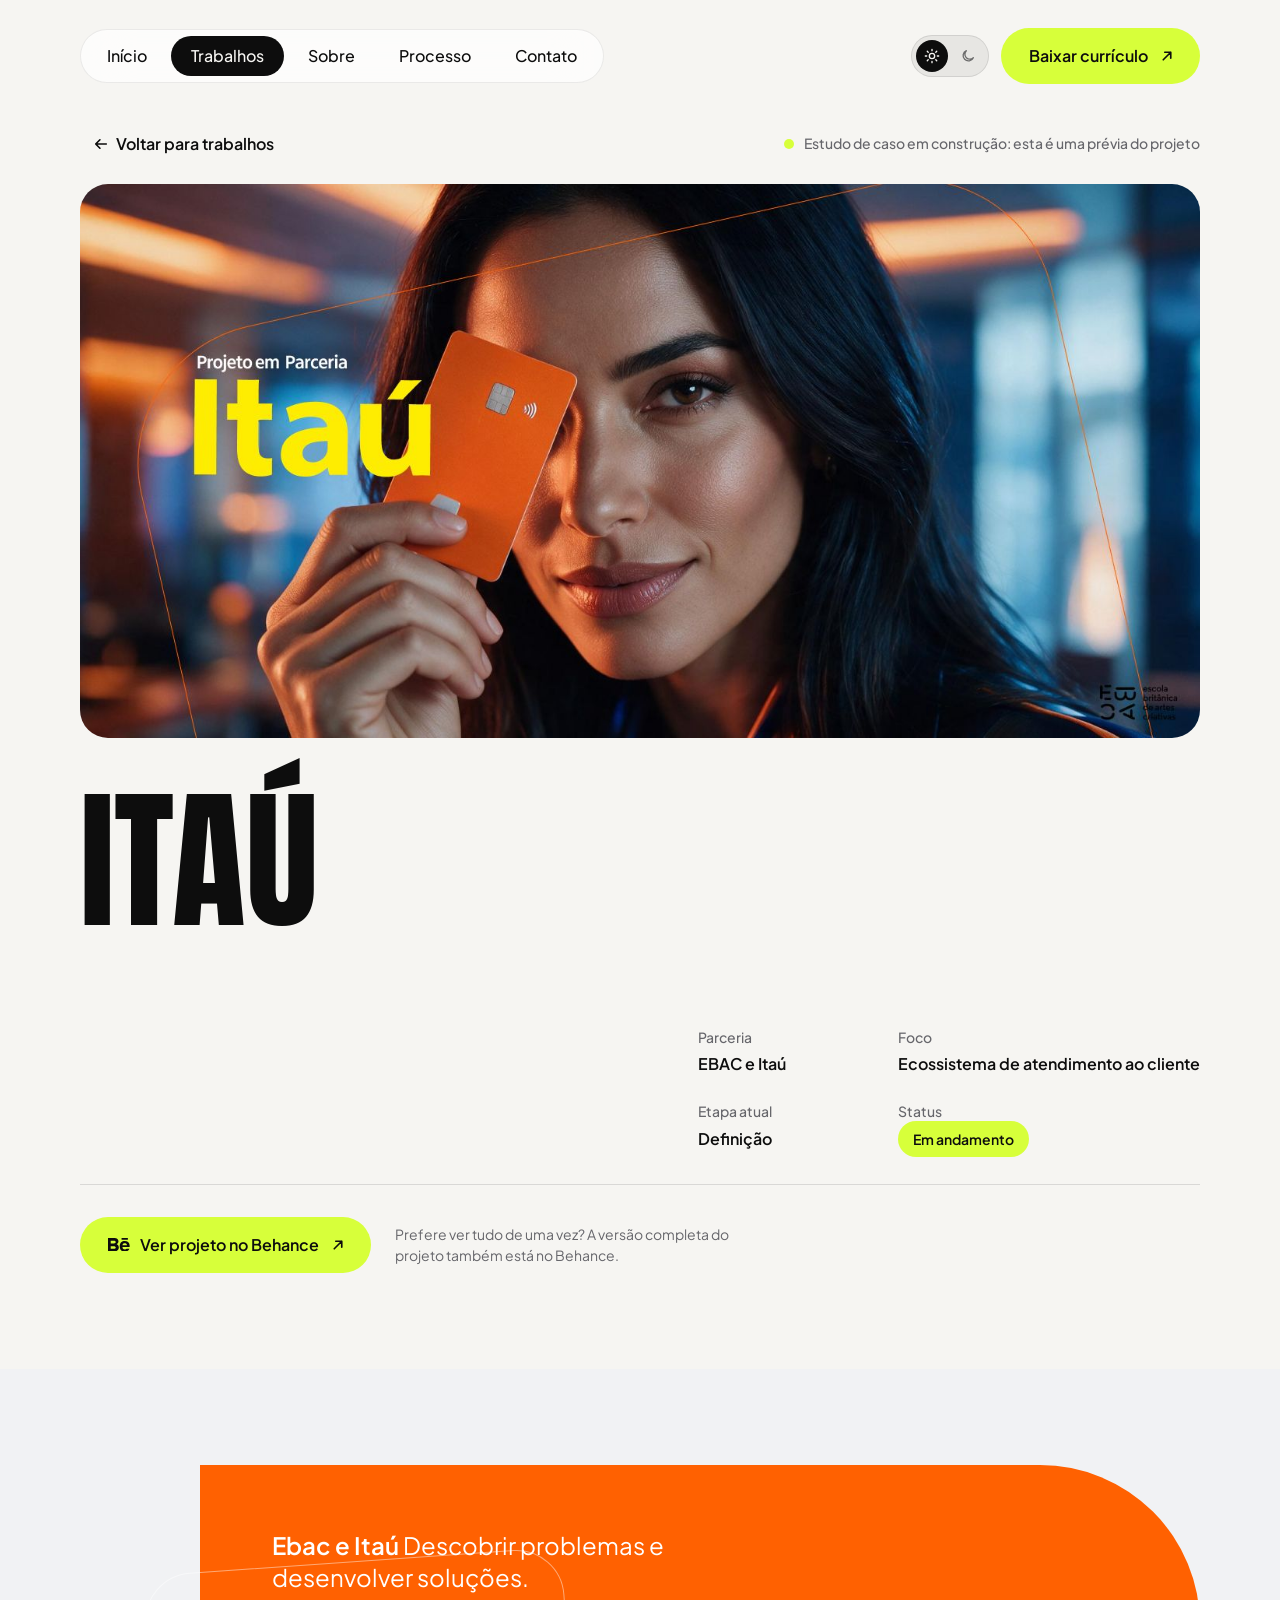
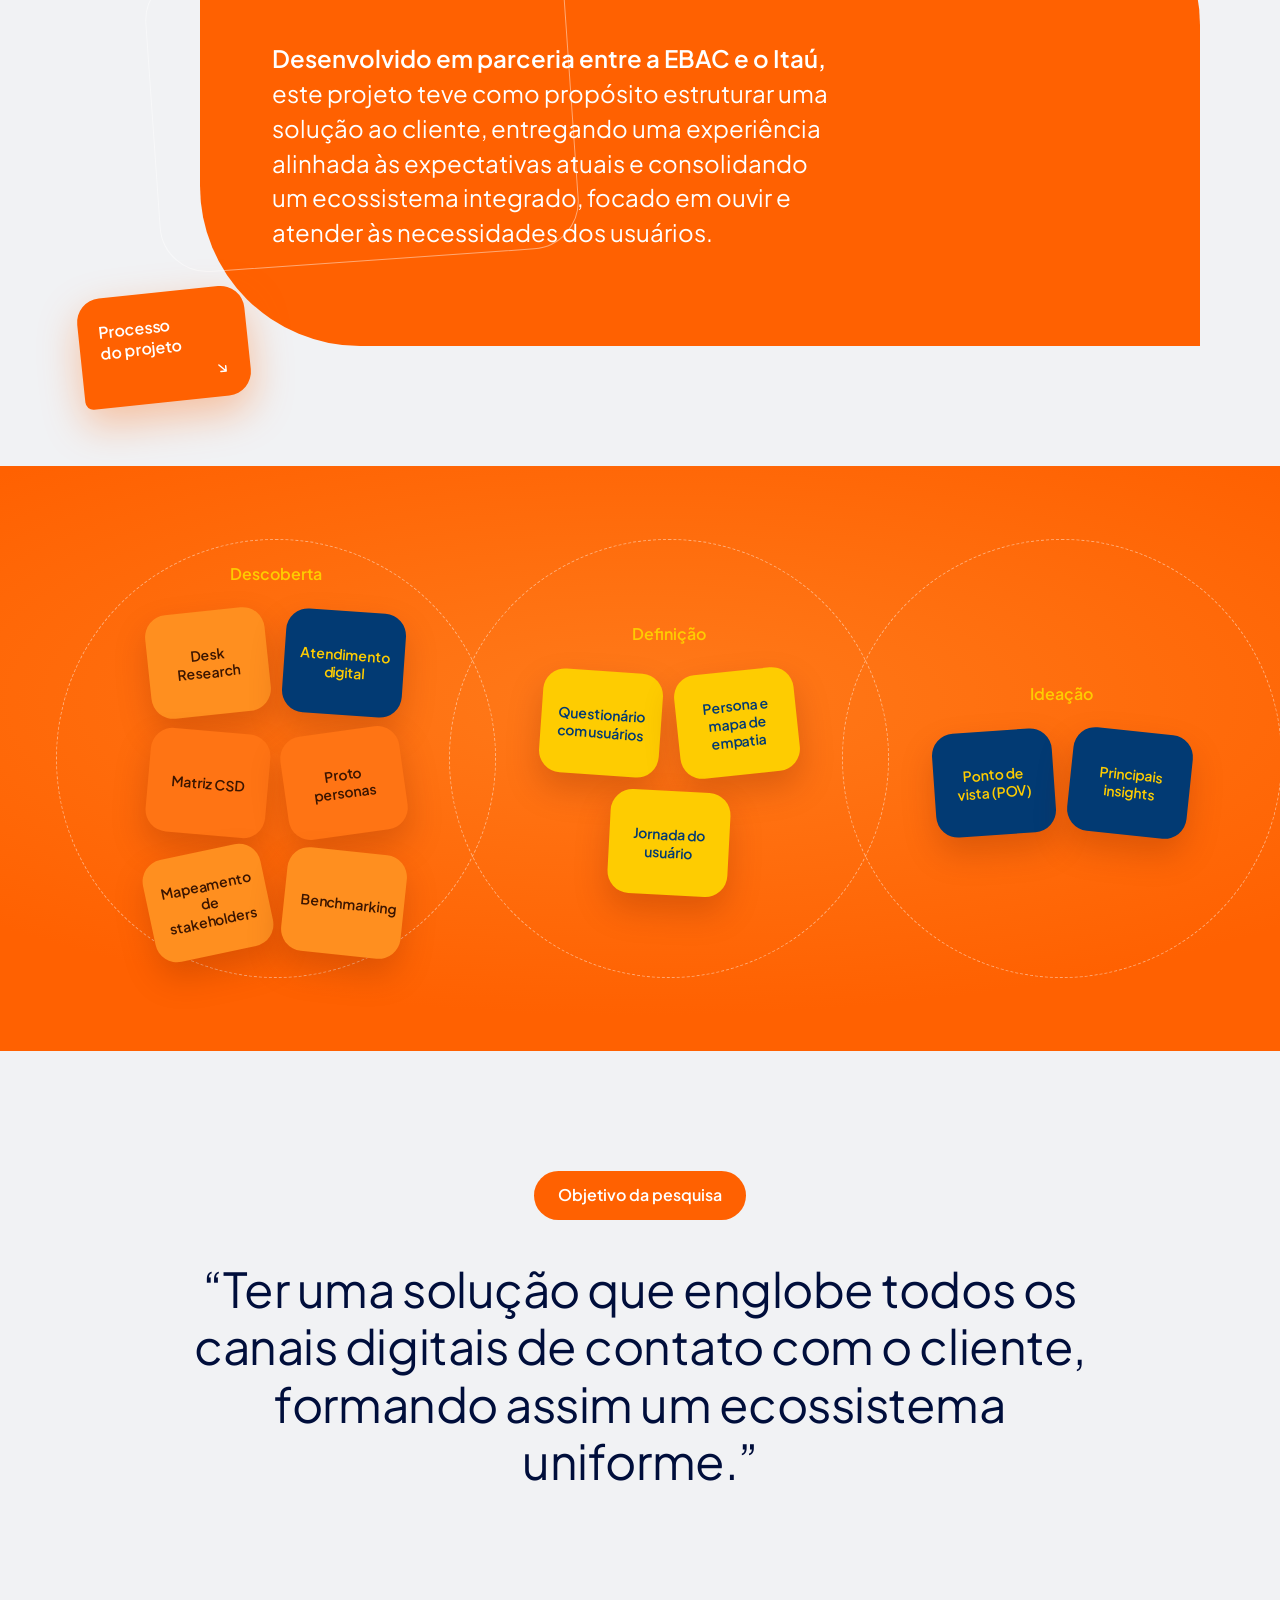
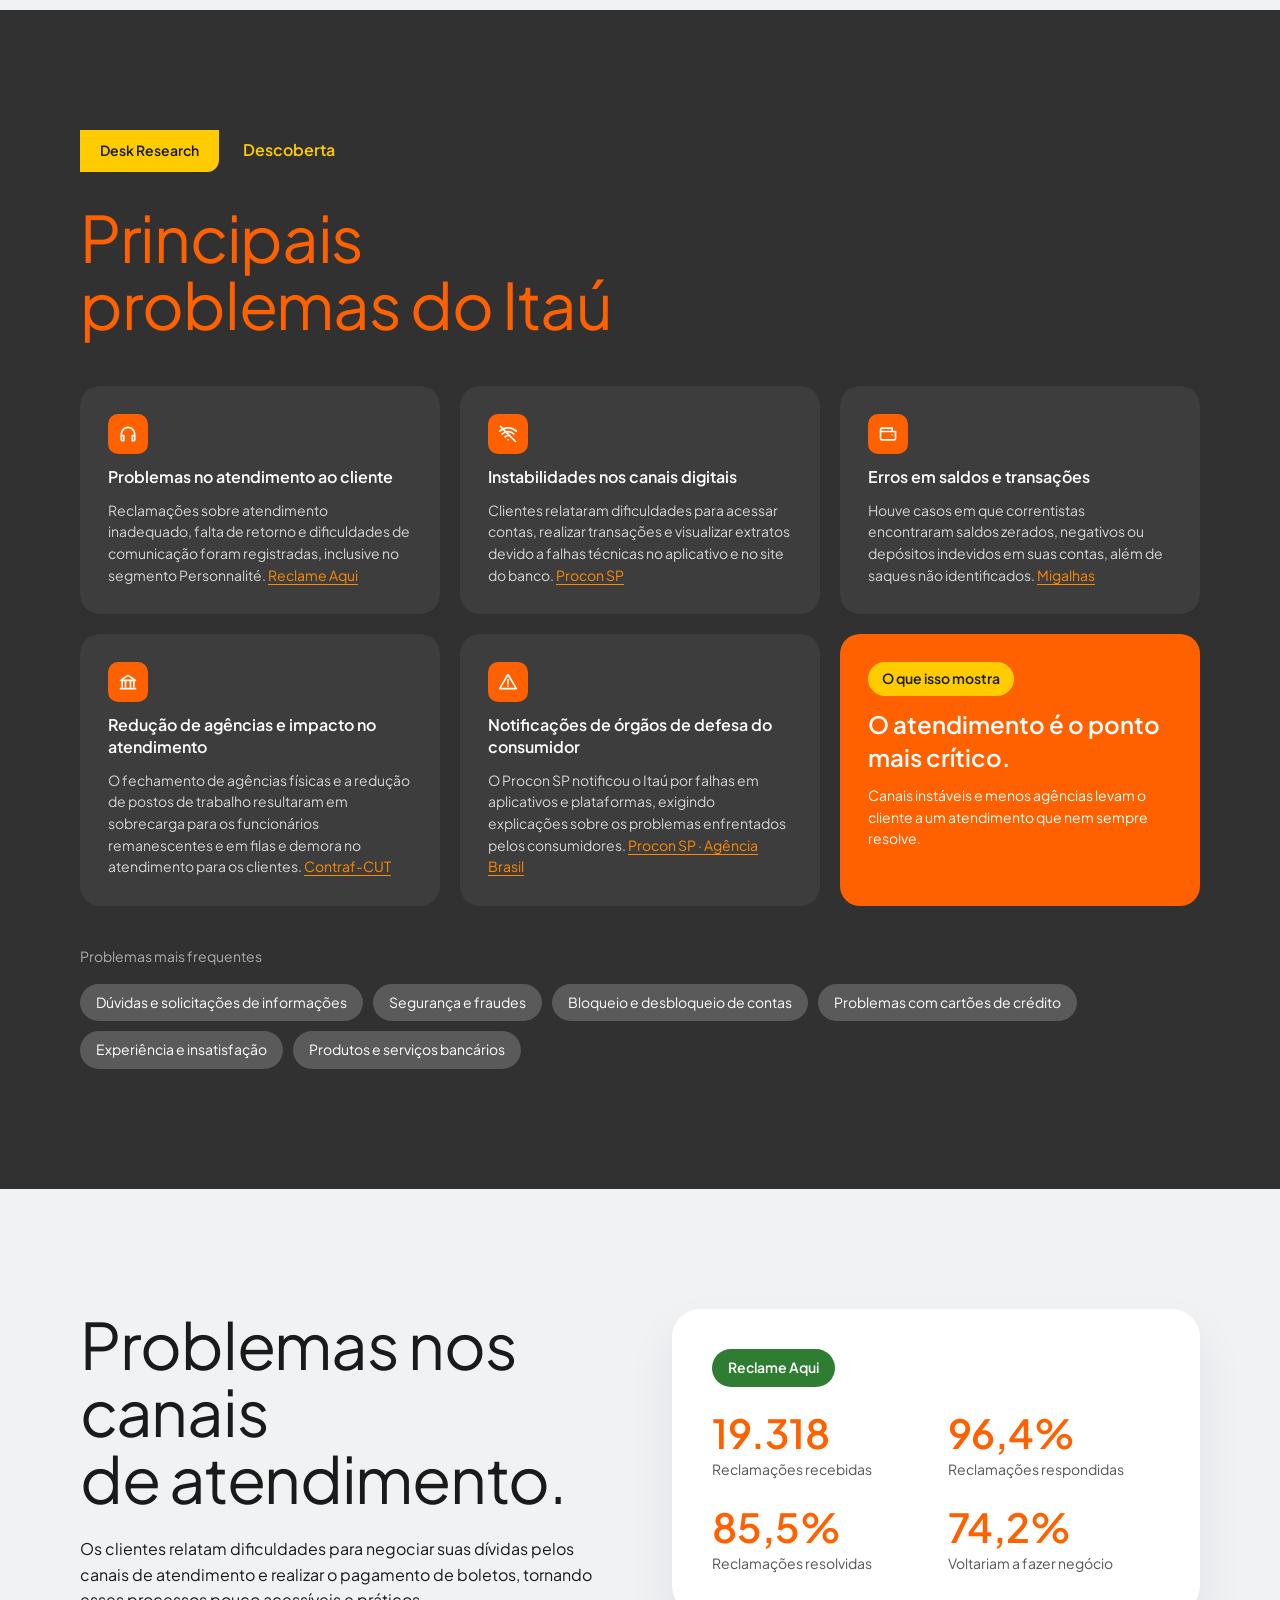
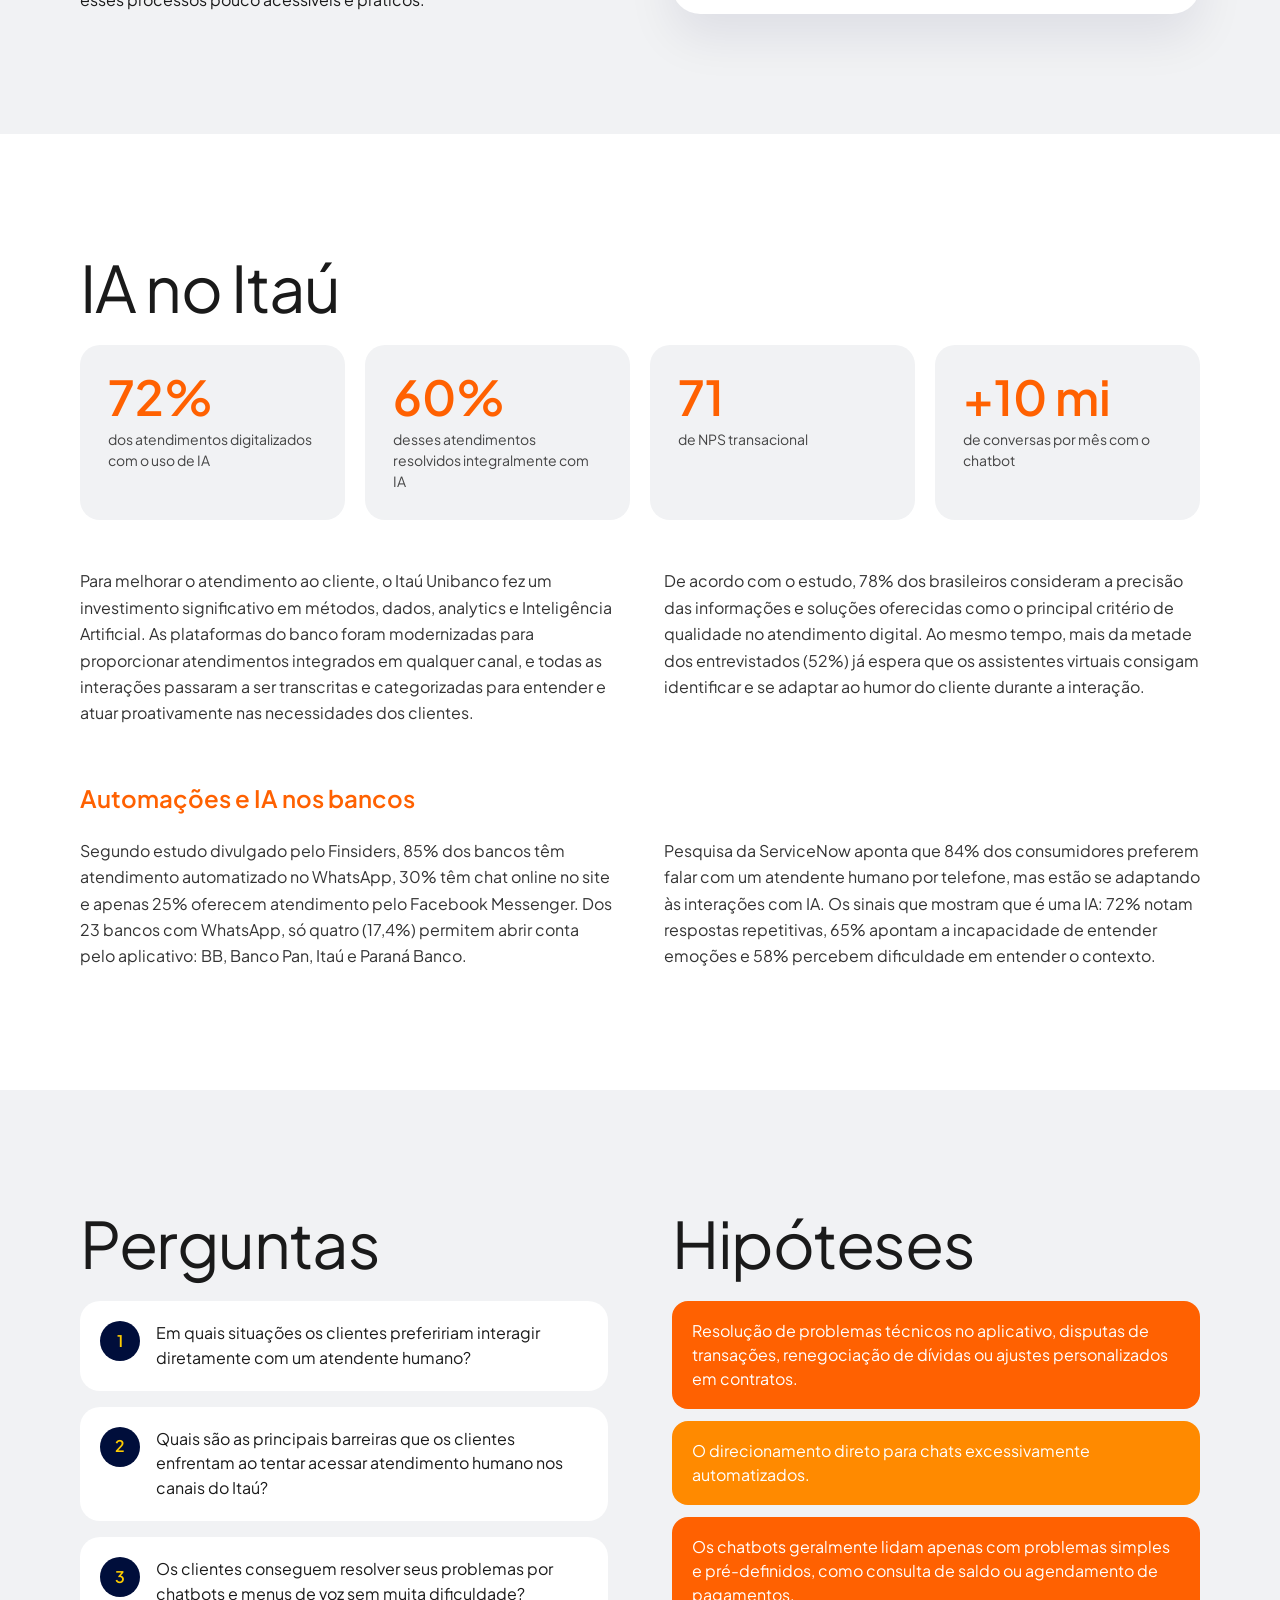
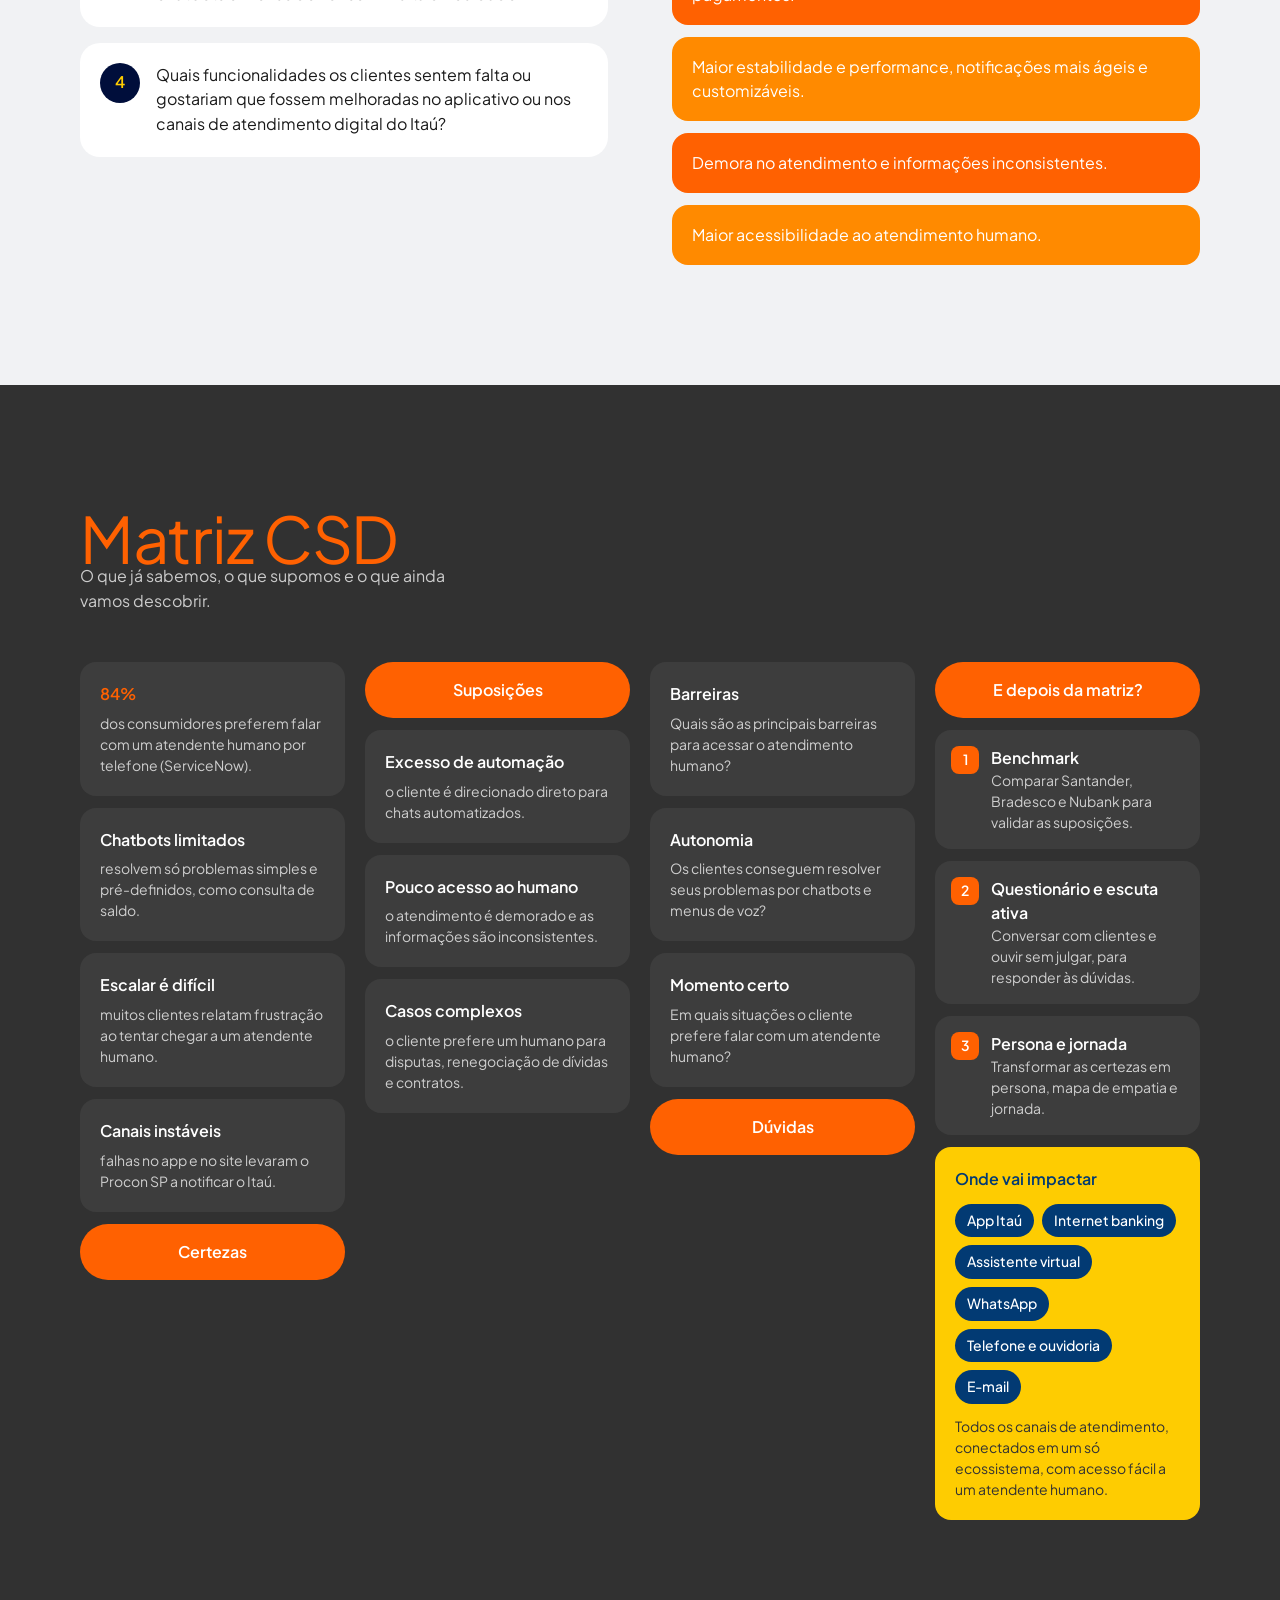
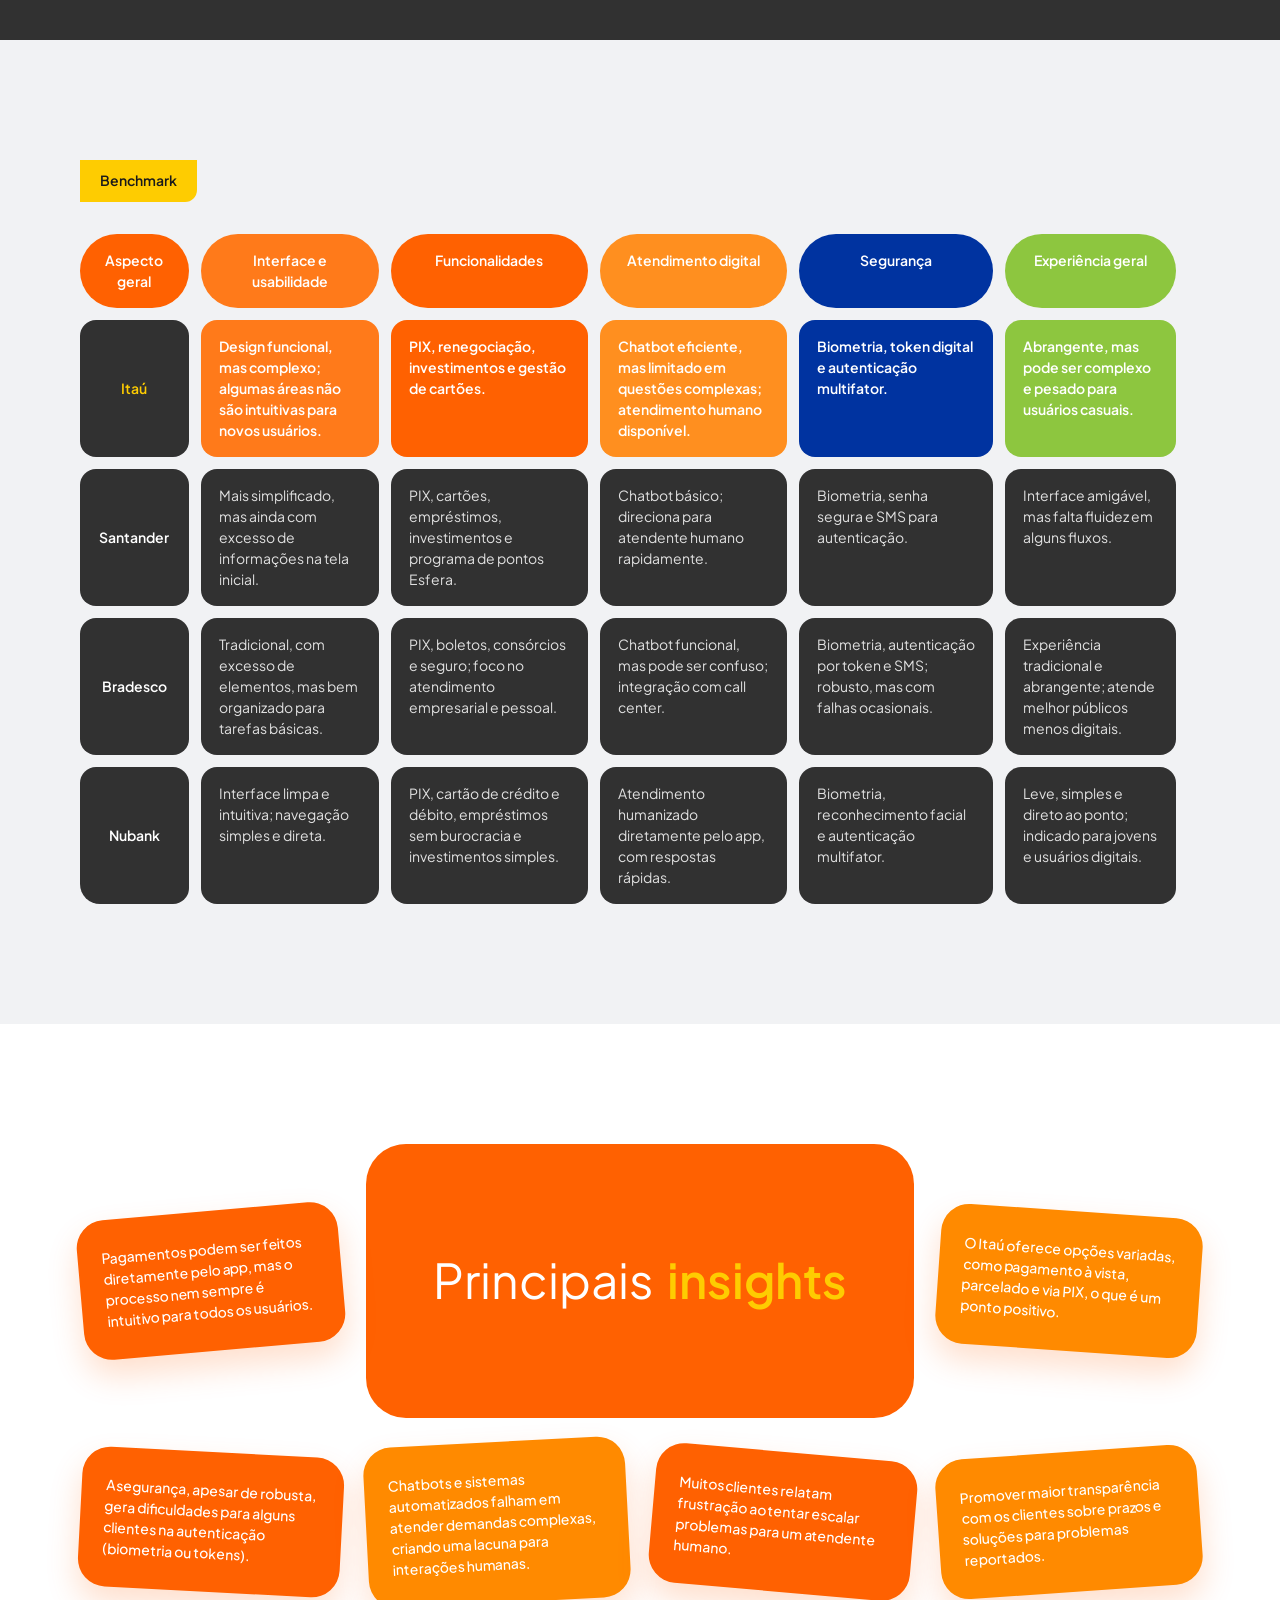
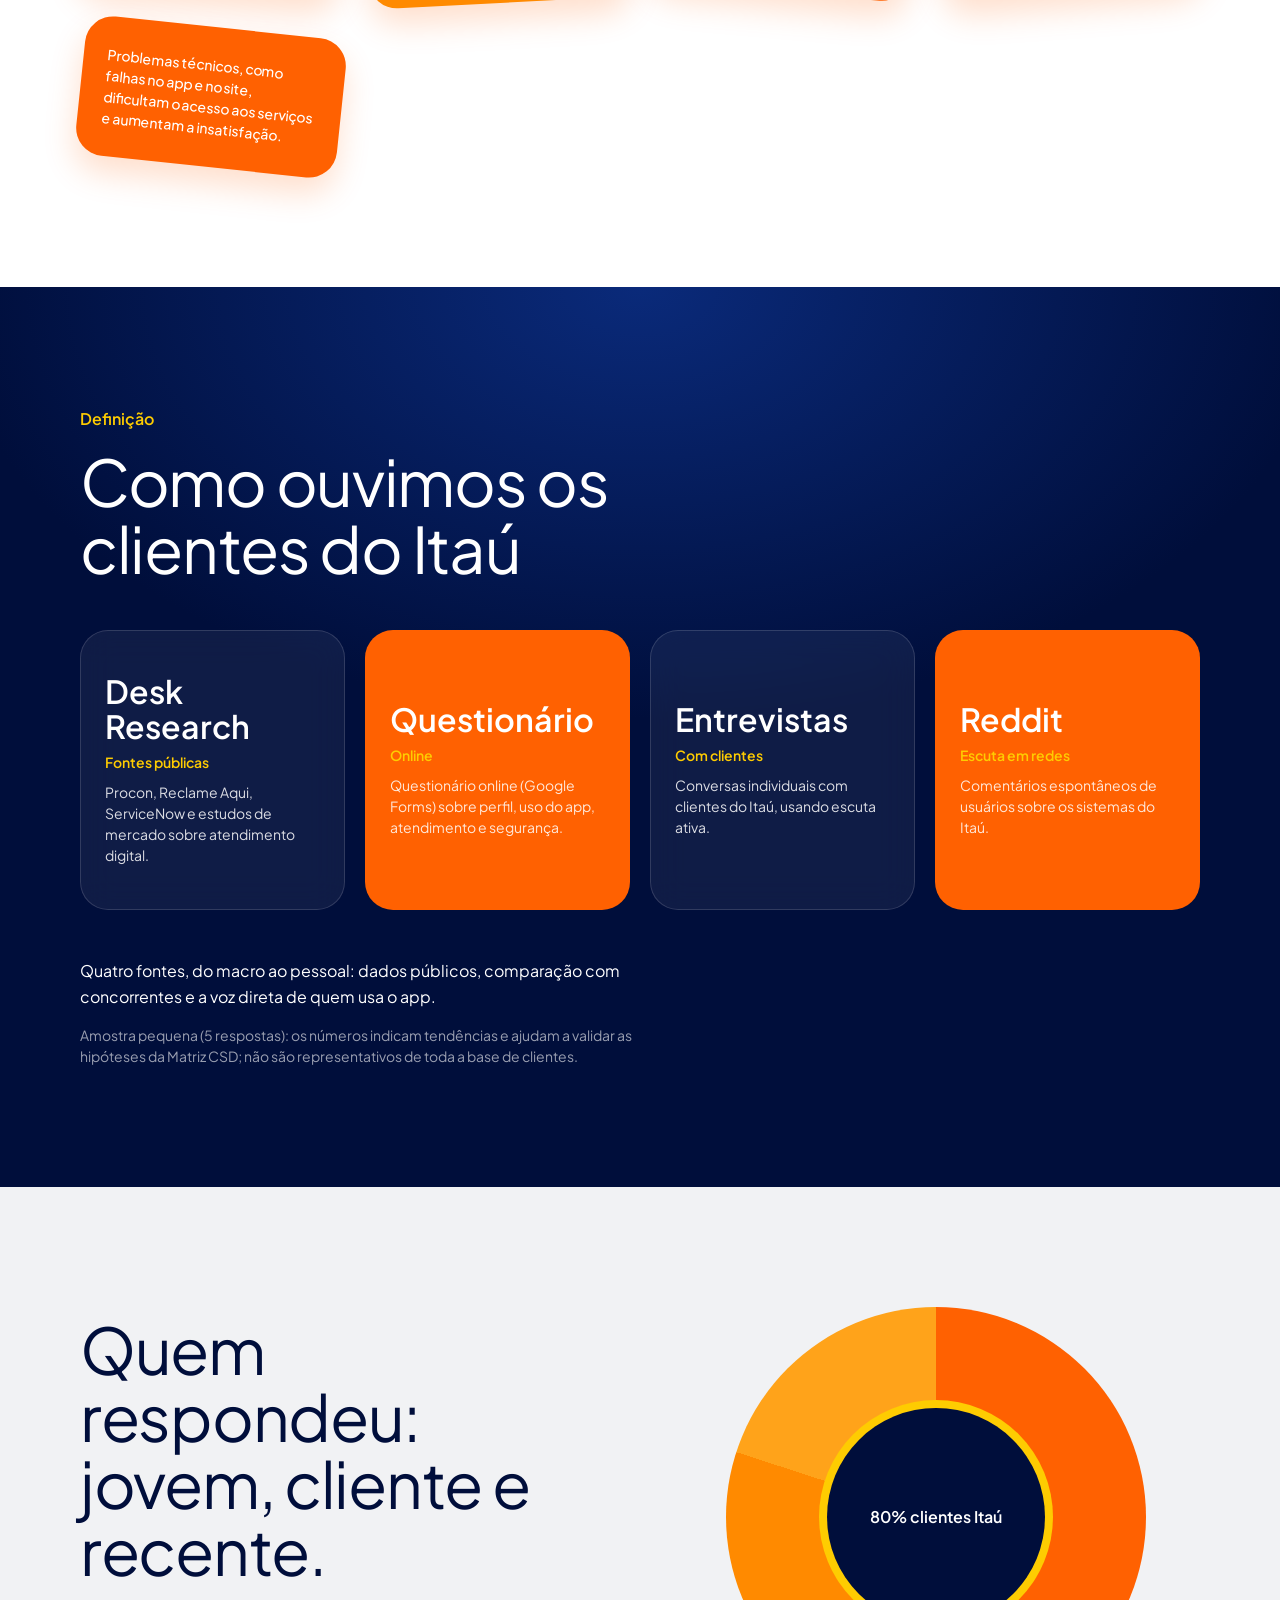
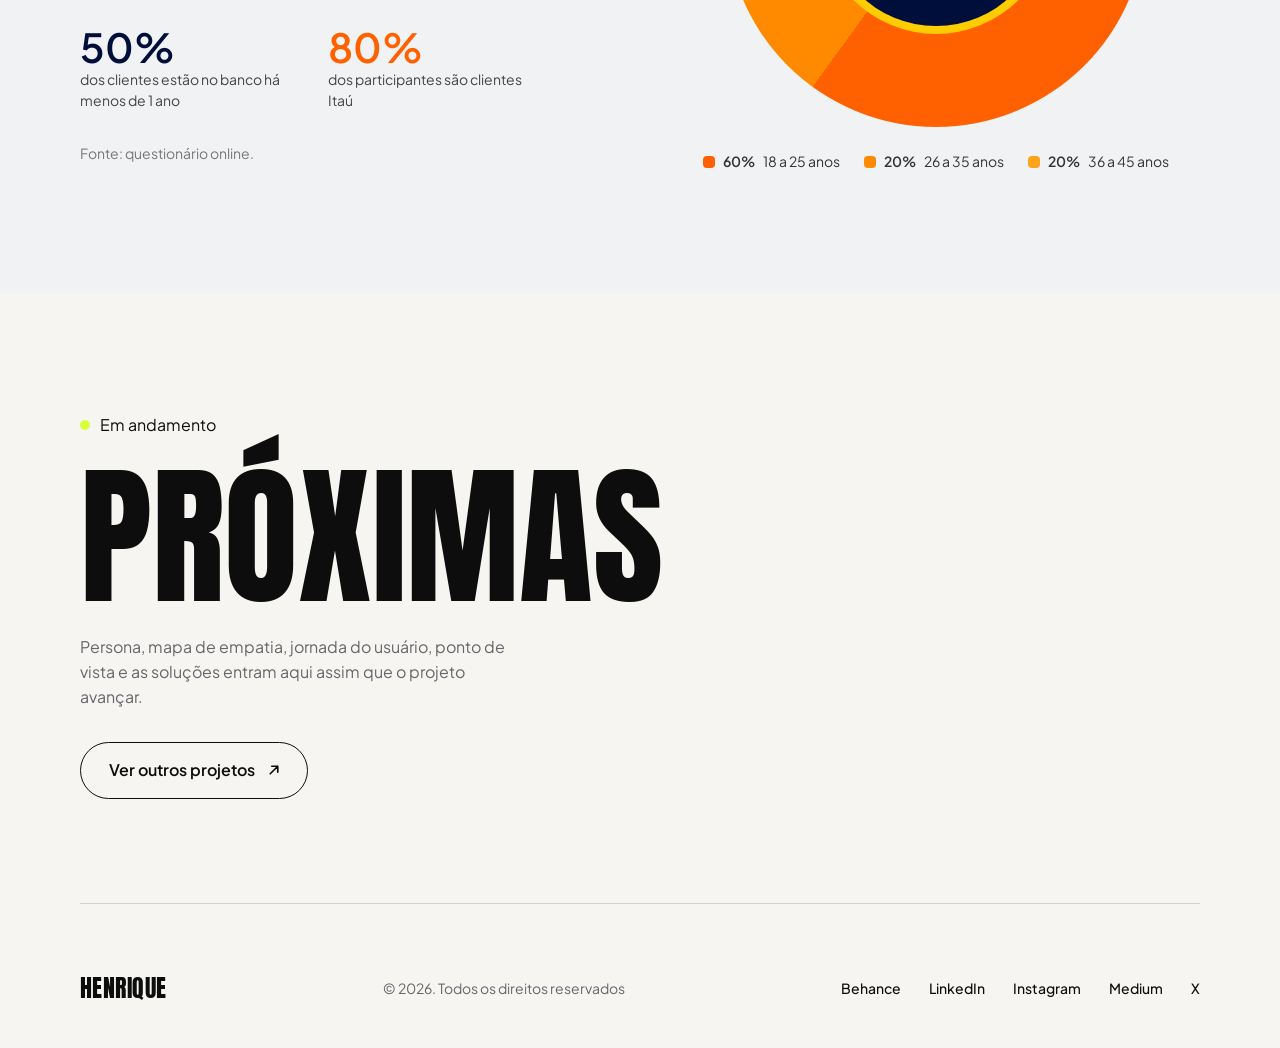
<file: portfolio/itau.html>
<!doctype html>
<html lang="pt-BR" data-theme="dark">
<head>
  <meta charset="utf-8">
  <meta name="viewport" content="width=device-width, initial-scale=1, viewport-fit=cover">
  <title>Itaú, atendimento digital | Henrique Moraes</title>
  <meta name="description" content="Estudo de caso em andamento: pesquisa sobre o ecossistema de atendimento digital do Itaú, em parceria com a EBAC.">
  <meta name="theme-color" content="#0D0D0D">
  <meta property="og:type" content="website">
  <meta property="og:title" content="Henrique Moraes | UX/UI Designer">
  <meta property="og:description" content="Projetos, processo e formação de um designer UX/UI que transforma problemas complexos em experiências claras.">
  <meta property="og:image" content="assets/img/foto.jpg">
  <meta property="og:locale" content="pt_BR">
  <link rel="icon" href="assets/favicon.svg" type="image/svg+xml">

  <script>
    (function () {
      try {
        var saved = localStorage.getItem('tema');
        var theme = saved || (window.matchMedia('(prefers-color-scheme: light)').matches ? 'light' : 'dark');
        document.documentElement.setAttribute('data-theme', theme);
      } catch (e) {}
      document.documentElement.classList.add('js');
    })();
  </script>

  <link rel="preload" href="assets/fonts/anton-latin-400-normal.woff2" as="font" type="font/woff2" crossorigin>
  <link rel="preload" href="assets/fonts/plus-jakarta-sans-latin-400-normal.woff2" as="font" type="font/woff2" crossorigin>
  <link rel="stylesheet" href="styles.css">
  <link rel="stylesheet" href="case.css">
</head>
<body>
  <svg width="0" height="0" style="position:absolute" aria-hidden="true">
    <symbol id="i-arrow" viewBox="0 0 24 24"><path d="M7 17L17 7M17 7H9M17 7V15" fill="none" stroke="currentColor" stroke-width="2.2" stroke-linecap="round" stroke-linejoin="round"/></symbol>
    <symbol id="i-star" viewBox="0 0 24 24"><path d="M12 0C13 8 16 11 24 12C16 13 13 16 12 24C11 16 8 13 0 12C8 11 11 8 12 0Z" fill="currentColor"/></symbol>
    <symbol id="i-diamond" viewBox="0 0 24 24"><path d="M12 2L22 12L12 22L2 12Z" fill="none" stroke="currentColor" stroke-width="2" stroke-linejoin="round"/></symbol>
    <symbol id="i-sun" viewBox="0 0 24 24"><circle cx="12" cy="12" r="4" fill="none" stroke="currentColor" stroke-width="2"/><path d="M12 2v2M12 20v2M4.9 4.9l1.4 1.4M17.7 17.7l1.4 1.4M2 12h2M20 12h2M4.9 19.1l1.4-1.4M17.7 6.3l1.4-1.4" stroke="currentColor" stroke-width="2" stroke-linecap="round"/></symbol>
    <symbol id="i-moon" viewBox="0 0 24 24"><path d="M20 14.5A8 8 0 1 1 9.5 4a6.5 6.5 0 0 0 10.5 10.5Z" fill="none" stroke="currentColor" stroke-width="2" stroke-linejoin="round"/></symbol>
    <symbol id="i-behance" viewBox="0 0 55 34"><path fill="currentColor" d="M49.7027 4.51843H33.8882V0H49.7027V4.51843ZM53.5434 27.1106C52.6397 30.0475 49.0249 33.8882 42.0214 33.8882C35.0178 33.8882 29.3698 30.0475 29.3698 21.0107C29.3698 12.1998 34.566 7.68132 41.7954 7.68132C48.799 7.68132 53.0915 11.7479 53.9952 17.6219C54.2211 18.7515 54.2211 20.3329 54.2211 22.5921H36.1474C36.3733 29.8216 44.0547 30.0475 46.5398 27.1106H53.5434ZM36.1474 18.0737H47.4435C47.2176 14.6849 44.9583 13.1034 41.7954 13.1034C38.6325 13.1034 36.8252 14.6849 36.1474 18.0737ZM14.6849 33.8882H0V0H15.8145C28.2402 0.225921 28.4661 12.1998 21.9144 15.5886C29.5957 18.5255 29.8216 33.8882 14.6849 33.8882ZM6.77764 13.5553H14.9108C20.5588 13.5553 21.4625 6.77764 14.233 6.77764H6.77764V13.5553ZM14.459 20.3329H6.77764V27.1106H14.233C21.2366 27.1106 20.7848 20.3329 14.459 20.3329Z"/></symbol>
    <symbol id="i-instagram" viewBox="0 0 47 47"><path fill="currentColor" d="M23.2981 4.27133C29.511 4.27133 30.2876 4.27132 32.8115 4.46548C39.2185 4.65963 42.1308 7.76604 42.3249 13.9789C42.5191 16.5028 42.5191 17.0853 42.5191 23.2981C42.5191 29.511 42.5191 30.2876 42.3249 32.6174C42.1308 38.8302 39.0244 41.9366 32.8115 42.1308C30.2876 42.3249 29.7051 42.3249 23.2981 42.3249C17.0853 42.3249 16.3087 42.3249 13.9789 42.1308C7.57189 41.9366 4.65963 38.8302 4.46548 32.6174C4.27132 30.0934 4.27133 29.511 4.27133 23.2981C4.27133 17.0853 4.27132 16.3087 4.46548 13.9789C4.65963 7.76604 7.76604 4.65963 13.9789 4.46548C16.3087 4.27132 17.0853 4.27133 23.2981 4.27133ZM23.2981 0C16.8911 0 16.1145 0 13.7847 0.194151C5.24208 0.582453 0.582453 5.24208 0.194151 13.7847C0 16.1145 0 16.8911 0 23.2981C0 29.7051 0 30.4817 0.194151 32.8115C0.582453 41.3542 5.24208 46.0138 13.7847 46.4021C16.1145 46.5963 16.8911 46.5963 23.2981 46.5963C29.7051 46.5963 30.4817 46.5963 32.8115 46.4021C41.3542 46.0138 46.0138 41.3542 46.4021 32.8115C46.5963 30.4817 46.5963 29.7051 46.5963 23.2981C46.5963 16.8911 46.5963 16.1145 46.4021 13.7847C46.0138 5.24208 41.3542 0.582453 32.8115 0.194151C30.4817 0 29.7051 0 23.2981 0ZM23.2981 11.2608C16.697 11.2608 11.2608 16.697 11.2608 23.2981C11.2608 29.8993 16.697 35.3355 23.2981 35.3355C29.8993 35.3355 35.3355 29.8993 35.3355 23.2981C35.3355 16.697 29.8993 11.2608 23.2981 11.2608ZM23.2981 31.0642C19.0268 31.0642 15.5321 27.5695 15.5321 23.2981C15.5321 19.0268 19.0268 15.5321 23.2981 15.5321C27.5695 15.5321 31.0642 19.0268 31.0642 23.2981C31.0642 27.5695 27.5695 31.0642 23.2981 31.0642ZM35.7238 8.15435C34.1706 8.15435 33.0057 9.31925 33.0057 10.8725C33.0057 12.4257 34.1706 13.5906 35.7238 13.5906C37.277 13.5906 38.4419 12.4257 38.4419 10.8725C38.4419 9.31925 37.277 8.15435 35.7238 8.15435Z"/></symbol>
    <symbol id="i-linkedin" viewBox="0 0 43 41"><path fill="currentColor" d="M8.82505 4.41253C8.82505 6.88354 6.88354 8.82505 4.41253 8.82505C1.94151 8.82505 0 6.88354 0 4.41253C0 1.94151 1.94151 0 4.41253 0C6.88354 0 8.82505 1.94151 8.82505 4.41253ZM8.82505 12.3551H0V40.5952H8.82505V12.3551ZM22.9451 12.3551H14.1201V40.5952H22.9451V25.7692C22.9451 17.4736 33.5352 16.7676 33.5352 25.7692V40.5952H42.3602V22.7686C42.3602 8.82505 26.6517 9.35456 22.9451 16.2381V12.3551Z"/></symbol>
    <symbol id="i-x" viewBox="0 0 48 48"><path fill="currentColor" d="M36.6526 3.80762H43.3995L28.6594 20.6546L46 43.5796H32.4225L21.7881 29.6757L9.61989 43.5796H2.86886L18.6349 25.5598L2 3.80762H15.9222L25.5348 16.5163L36.6526 3.80762ZM34.2846 39.5412H38.0232L13.8908 7.63388H9.87892L34.2846 39.5412Z"/></symbol>
    <symbol id="i-medium" viewBox="0 0 48 48"><path fill="currentColor" d="M48 23.6552C48 30.0138 46.9344 35.1717 45.6194 35.1717C44.3045 35.1717 43.2393 30.0152 43.2393 23.6552C43.2393 17.2952 44.3049 12.1387 45.6194 12.1387C46.9339 12.1387 48 17.2947 48 23.6552ZM41.9254 23.6553C41.9254 30.7539 38.8949 36.5108 35.1565 36.5108C31.4182 36.5108 28.3877 30.7539 28.3877 23.6553C28.3877 16.5567 31.4177 10.7998 35.1561 10.7998C38.8944 10.7998 41.9249 16.5548 41.9249 23.6553ZM27.0749 23.6554C27.0749 31.1968 21.0139 37.3103 13.5377 37.3103C6.06146 37.3103 0 31.1955 0 23.6554C0 16.1153 6.061 10 13.5377 10C21.0143 10 27.0749 16.114 27.0749 23.6554Z"/></symbol>
  </svg>

  <a class="skip" href="#conteudo">Pular para o conteúdo</a>

  <!-- ===== Navegação ===== -->
  <header class="nav" id="topo">
    <div class="wrap nav__inner">
      <nav class="nav__links glass" aria-label="Seções da página">
        <a href="index.html">Início</a>
        <a href="index.html#trabalhos" class="is-active">Trabalhos</a>
        <a href="index.html#sobre">Sobre</a>
        <a href="index.html#processo">Processo</a>
        <a href="index.html#contato">Contato</a>
      </nav>
      <div class="nav__actions">
        <button class="theme-toggle nav__theme" type="button" aria-label="Ativar modo claro" aria-pressed="false">
          <span class="theme-toggle__opt theme-toggle__opt--sun"><svg><use href="#i-sun"/></svg></span>
          <span class="theme-toggle__opt theme-toggle__opt--moon"><svg><use href="#i-moon"/></svg></span>
        </button>
        <a class="btn btn--lime" href="assets/curriculo-henrique-moraes.pdf" download>
          <span>Baixar currículo</span><svg aria-hidden="true"><use href="#i-arrow"/></svg>
        </a>
        <button class="burger" type="button" aria-label="Abrir menu" aria-expanded="false" aria-controls="menu">
          <span></span><span></span>
        </button>
      </div>
    </div>

    <!-- Menu do celular/tablet -->
    <div class="menu" id="menu" aria-hidden="true">
      <nav class="menu__links" aria-label="Menu">
        <a href="index.html" style="--i:0">Início<svg aria-hidden="true"><use href="#i-arrow"/></svg></a>
        <a href="index.html#trabalhos" style="--i:1">Trabalhos<svg aria-hidden="true"><use href="#i-arrow"/></svg></a>
        <a href="index.html#sobre" style="--i:2">Sobre<svg aria-hidden="true"><use href="#i-arrow"/></svg></a>
        <a href="index.html#processo" style="--i:3">Processo<svg aria-hidden="true"><use href="#i-arrow"/></svg></a>
        <a href="index.html#contato" style="--i:4">Contato<svg aria-hidden="true"><use href="#i-arrow"/></svg></a>
      </nav>
      <div class="menu__theme" style="--i:5">
        <span>Tema</span>
        <button class="theme-toggle" type="button" aria-label="Ativar modo claro" aria-pressed="false">
          <span class="theme-toggle__opt theme-toggle__opt--sun"><svg><use href="#i-sun"/></svg></span>
          <span class="theme-toggle__opt theme-toggle__opt--moon"><svg><use href="#i-moon"/></svg></span>
        </button>
      </div>
    </div>
  </header>

  <svg width="0" height="0" style="position:absolute" aria-hidden="true">
    <symbol id="c-headset" viewBox="0 0 24 24"><path d="M4 14v-2a8 8 0 0 1 16 0v2M4 14h3v6H5a1 1 0 0 1-1-1v-5Zm16 0h-3v6h2a1 1 0 0 0 1-1v-5Z" fill="none" stroke="currentColor" stroke-width="2" stroke-linejoin="round"/></symbol>
    <symbol id="c-signal" viewBox="0 0 24 24"><path d="M2 8.5a15 15 0 0 1 20 0M5 12a10 10 0 0 1 14 0M8.5 15.5a5 5 0 0 1 7 0M12 19h.01M3 3l18 18" fill="none" stroke="currentColor" stroke-width="2" stroke-linecap="round"/></symbol>
    <symbol id="c-wallet" viewBox="0 0 24 24"><path d="M3 7a2 2 0 0 1 2-2h12v4M3 7v10a2 2 0 0 0 2 2h14a2 2 0 0 0 2-2V9H5a2 2 0 0 1-2-2Zm14 6h.01" fill="none" stroke="currentColor" stroke-width="2" stroke-linecap="round" stroke-linejoin="round"/></symbol>
    <symbol id="c-bank" viewBox="0 0 24 24"><path d="M3 10h18L12 4 3 10Zm2 0v8m4-8v8m6-8v8m4-8v8M3 20h18" fill="none" stroke="currentColor" stroke-width="2" stroke-linecap="round" stroke-linejoin="round"/></symbol>
    <symbol id="c-alert" viewBox="0 0 24 24"><path d="M12 3 2 20h20L12 3Zm0 6v5m0 3h.01" fill="none" stroke="currentColor" stroke-width="2" stroke-linecap="round" stroke-linejoin="round"/></symbol>
  </svg>

  <main id="conteudo" class="case">
    <!-- Aviso de página provisória -->
    <div class="case-banner">
      <div class="wrap case-banner__inner">
        <a class="text-link case-back" href="index.html#trabalhos"><svg aria-hidden="true"><use href="#i-arrow"/></svg><span>Voltar para trabalhos</span></a>
        <p class="dot-label">Estudo de caso em construção: esta é uma prévia do projeto</p>
      </div>
    </div>

    <!-- 01 Capa -->
    <section class="c-cover" aria-label="Capa do projeto">
      <div class="c-cover__img" role="img" aria-label="Projeto em parceria Itaú e EBAC: mulher segurando um cartão laranja do Itaú"></div>
    </section>

    <!-- Ficha -->
    <section class="c-facts wrap" aria-label="Ficha do projeto">
      <h1 class="c-facts__title">Itaú <span class="serif accent">atendimento digital</span></h1>
      <dl class="c-facts__list">
        <div><dt>Parceria</dt><dd>EBAC e Itaú</dd></div>
        <div><dt>Foco</dt><dd>Ecossistema de atendimento ao cliente</dd></div>
        <div><dt>Etapa atual</dt><dd>Definição</dd></div>
        <div><dt>Status</dt><dd><span class="tag tag--lime">Em andamento</span></dd></div>
      </dl>
      <div class="c-facts__cta">
        <a class="btn btn--lime" href="https://www.behance.net/henriqueux" target="_blank" rel="noopener">
          <svg class="btn__brand" aria-hidden="true" viewBox="0 0 55 34"><use href="#i-behance"/></svg><span>Ver projeto no Behance</span><svg aria-hidden="true"><use href="#i-arrow"/></svg>
        </a>
        <p>Prefere ver tudo de uma vez? A versão completa do projeto também está no Behance.</p>
      </div>
    </section>

    <!-- 02 Processo do projeto -->
    <section class="c-intro" aria-labelledby="c-intro-t">
      <div class="wrap c-intro__inner">
        <div class="c-intro__shape">
          <h2 id="c-intro-t" class="c-intro__kicker"><strong>Ebac e Itaú</strong> Descobrir problemas e desenvolver soluções.</h2>
          <p class="c-intro__text"><strong>Desenvolvido em parceria entre a EBAC e o Itaú,</strong> este projeto teve como propósito estruturar uma solução ao cliente, entregando uma experiência alinhada às expectativas atuais e consolidando um ecossistema integrado, focado em ouvir e atender às necessidades dos usuários.</p>
        </div>
        <p class="c-chip-card">Processo<br>do projeto <svg aria-hidden="true"><use href="#i-arrow"/></svg></p>
      </div>
    </section>

    <!-- Etapas -->
    <section class="c-phases" aria-labelledby="c-phases-t">
      <h2 id="c-phases-t" class="sr-only">Etapas e métodos</h2>
      <div class="wrap c-phases__grid">
        <div class="c-phase">
          <p class="c-phase__name">Descoberta</p>
          <ul class="c-tiles">
            <li class="t-o1" style="--r:-6deg">Desk Research</li>
            <li class="t-n t-big" style="--r:4deg">Atendimento digital</li>
            <li class="t-o2" style="--r:5deg">Matriz CSD</li>
            <li class="t-o2" style="--r:-8deg">Proto personas</li>
            <li class="t-o1" style="--r:-12deg">Mapeamento de stakeholders</li>
            <li class="t-o1" style="--r:6deg">Benchmarking</li>
          </ul>
        </div>
        <div class="c-phase">
          <p class="c-phase__name">Definição</p>
          <ul class="c-tiles">
            <li class="t-y" style="--r:4deg">Questionário com usuários</li>
            <li class="t-y" style="--r:-6deg">Persona e mapa de empatia</li>
            <li class="t-y" style="--r:3deg">Jornada do usuário</li>
          </ul>
        </div>
        <div class="c-phase">
          <p class="c-phase__name">Ideação</p>
          <ul class="c-tiles">
            <li class="t-n" style="--r:-4deg">Ponto de vista (POV)</li>
            <li class="t-n" style="--r:6deg">Principais insights</li>
          </ul>
        </div>
      </div>
    </section>

    <!-- 03 Objetivo -->
    <section class="c-goal" aria-labelledby="c-goal-t">
      <div class="wrap c-goal__inner">
        <h2 id="c-goal-t" class="c-goal__kicker">Objetivo da pesquisa</h2>
        <blockquote class="c-goal__quote">“Ter uma solução que englobe todos os canais digitais de contato com o cliente, formando assim um ecossistema uniforme.”</blockquote>
      </div>
    </section>

    <!-- Principais problemas -->
    <section class="c-dark" aria-labelledby="c-prob-t">
      <div class="wrap">
        <p class="c-tags"><span class="c-tag">Desk Research</span><span class="c-phase-label">Descoberta</span></p>
        <h2 id="c-prob-t" class="c-title c-title--orange">Principais<br>problemas do Itaú</h2>
        <div class="c-problems">
          <article class="c-problem"><span class="c-ico"><svg><use href="#c-headset"/></svg></span><h3>Problemas no atendimento ao cliente</h3><p>Reclamações sobre atendimento inadequado, falta de retorno e dificuldades de comunicação foram registradas, inclusive no segmento Personnalité. <span class="c-src">Reclame Aqui</span></p></article>
          <article class="c-problem"><span class="c-ico"><svg><use href="#c-signal"/></svg></span><h3>Instabilidades nos canais digitais</h3><p>Clientes relataram dificuldades para acessar contas, realizar transações e visualizar extratos devido a falhas técnicas no aplicativo e no site do banco. <span class="c-src">Procon SP</span></p></article>
          <article class="c-problem"><span class="c-ico"><svg><use href="#c-wallet"/></svg></span><h3>Erros em saldos e transações</h3><p>Houve casos em que correntistas encontraram saldos zerados, negativos ou depósitos indevidos em suas contas, além de saques não identificados. <span class="c-src">Migalhas</span></p></article>
          <article class="c-problem"><span class="c-ico"><svg><use href="#c-bank"/></svg></span><h3>Redução de agências e impacto no atendimento</h3><p>O fechamento de agências físicas e a redução de postos de trabalho resultaram em sobrecarga para os funcionários remanescentes e em filas e demora no atendimento para os clientes. <span class="c-src">Contraf-CUT</span></p></article>
          <article class="c-problem"><span class="c-ico"><svg><use href="#c-alert"/></svg></span><h3>Notificações de órgãos de defesa do consumidor</h3><p>O Procon SP notificou o Itaú por falhas em aplicativos e plataformas, exigindo explicações sobre os problemas enfrentados pelos consumidores. <span class="c-src">Procon SP · Agência Brasil</span></p></article>
          <article class="c-problem c-problem--hl"><span class="c-pill">O que isso mostra</span><h3>O atendimento é o ponto mais crítico.</h3><p>Canais instáveis e menos agências levam o cliente a um atendimento que nem sempre resolve.</p></article>
        </div>
        <p class="c-freq-label">Problemas mais frequentes</p>
        <ul class="c-freq">
          <li>Dúvidas e solicitações de informações</li><li>Segurança e fraudes</li><li>Bloqueio e desbloqueio de contas</li><li>Problemas com cartões de crédito</li><li>Experiência e insatisfação</li><li>Produtos e serviços bancários</li>
        </ul>
      </div>
    </section>

    <!-- Reclame Aqui -->
    <section class="c-light" aria-labelledby="c-ra-t">
      <div class="wrap c-split">
        <div>
          <h2 id="c-ra-t" class="c-title">Problemas nos canais<br>de atendimento.</h2>
          <p class="c-body">Os clientes relatam dificuldades para negociar suas dívidas pelos canais de atendimento e realizar o pagamento de boletos, tornando esses processos pouco acessíveis e práticos.</p>
        </div>
        <div class="c-ra">
          <p class="c-ra__title">Reclame Aqui</p>
          <dl class="c-stats">
            <div><dt>19.318</dt><dd>Reclamações recebidas</dd></div>
            <div><dt>96,4%</dt><dd>Reclamações respondidas</dd></div>
            <div><dt>85,5%</dt><dd>Reclamações resolvidas</dd></div>
            <div><dt>74,2%</dt><dd>Voltariam a fazer negócio</dd></div>
          </dl>
        </div>
      </div>
    </section>

    <!-- IA no Itaú -->
    <section class="c-light c-light--alt" aria-labelledby="c-ia-t">
      <div class="wrap">
        <h2 id="c-ia-t" class="c-title">IA no Itaú</h2>
        <div class="c-numbers">
          <div><strong>72%</strong><span>dos atendimentos digitalizados com o uso de IA</span></div>
          <div><strong>60%</strong><span>desses atendimentos resolvidos integralmente com IA</span></div>
          <div><strong>71</strong><span>de NPS transacional</span></div>
          <div><strong>+10 mi</strong><span>de conversas por mês com o chatbot</span></div>
        </div>
        <div class="c-columns">
          <p>Para melhorar o atendimento ao cliente, o Itaú Unibanco fez um investimento significativo em métodos, dados, analytics e Inteligência Artificial. As plataformas do banco foram modernizadas para proporcionar atendimentos integrados em qualquer canal, e todas as interações passaram a ser transcritas e categorizadas para entender e atuar proativamente nas necessidades dos clientes.</p>
          <p>De acordo com o estudo, 78% dos brasileiros consideram a precisão das informações e soluções oferecidas como o principal critério de qualidade no atendimento digital. Ao mesmo tempo, mais da metade dos entrevistados (52%) já espera que os assistentes virtuais consigam identificar e se adaptar ao humor do cliente durante a interação.</p>
        </div>
        <h3 class="c-subtitle">Automações e IA nos bancos</h3>
        <div class="c-columns">
          <p>Segundo estudo divulgado pelo Finsiders, 85% dos bancos têm atendimento automatizado no WhatsApp, 30% têm chat online no site e apenas 25% oferecem atendimento pelo Facebook Messenger. Dos 23 bancos com WhatsApp, só quatro (17,4%) permitem abrir conta pelo aplicativo: BB, Banco Pan, Itaú e Paraná Banco.</p>
          <p>Pesquisa da ServiceNow aponta que 84% dos consumidores preferem falar com um atendente humano por telefone, mas estão se adaptando às interações com IA. Os sinais que mostram que é uma IA: 72% notam respostas repetitivas, 65% apontam a incapacidade de entender emoções e 58% percebem dificuldade em entender o contexto.</p>
        </div>
      </div>
    </section>

    <!-- Perguntas e hipóteses -->
    <section class="c-light" aria-labelledby="c-q-t">
      <div class="wrap c-qh">
        <div>
          <h2 id="c-q-t" class="c-title">Perguntas</h2>
          <ol class="c-qlist">
            <li>Em quais situações os clientes prefeririam interagir diretamente com um atendente humano?</li>
            <li>Quais são as principais barreiras que os clientes enfrentam ao tentar acessar atendimento humano nos canais do Itaú?</li>
            <li>Os clientes conseguem resolver seus problemas por chatbots e menus de voz sem muita dificuldade?</li>
            <li>Quais funcionalidades os clientes sentem falta ou gostariam que fossem melhoradas no aplicativo ou nos canais de atendimento digital do Itaú?</li>
          </ol>
        </div>
        <div>
          <h2 class="c-title">Hipóteses</h2>
          <ul class="c-hlist">
            <li>Resolução de problemas técnicos no aplicativo, disputas de transações, renegociação de dívidas ou ajustes personalizados em contratos.</li>
            <li>O direcionamento direto para chats excessivamente automatizados.</li>
            <li>Os chatbots geralmente lidam apenas com problemas simples e pré-definidos, como consulta de saldo ou agendamento de pagamentos.</li>
            <li>Maior estabilidade e performance, notificações mais ágeis e customizáveis.</li>
            <li>Demora no atendimento e informações inconsistentes.</li>
            <li>Maior acessibilidade ao atendimento humano.</li>
          </ul>
        </div>
      </div>
    </section>

    <!-- Matriz CSD -->
    <section class="c-dark" aria-labelledby="c-csd-t">
      <div class="wrap">
        <h2 id="c-csd-t" class="c-title c-title--orange">Matriz CSD</h2>
        <p class="c-lead">O que já sabemos, o que supomos e o que ainda vamos descobrir.</p>
        <div class="c-csd">
          <div class="c-csd__col">
            <article><h3 class="c-orange">84%</h3><p>dos consumidores preferem falar com um atendente humano por telefone (ServiceNow).</p></article>
            <article><h3>Chatbots limitados</h3><p>resolvem só problemas simples e pré-definidos, como consulta de saldo.</p></article>
            <article><h3>Escalar é difícil</h3><p>muitos clientes relatam frustração ao tentar chegar a um atendente humano.</p></article>
            <article><h3>Canais instáveis</h3><p>falhas no app e no site levaram o Procon SP a notificar o Itaú.</p></article>
            <p class="c-csd__label">Certezas</p>
          </div>
          <div class="c-csd__col">
            <p class="c-csd__label">Suposições</p>
            <article><h3>Excesso de automação</h3><p>o cliente é direcionado direto para chats automatizados.</p></article>
            <article><h3>Pouco acesso ao humano</h3><p>o atendimento é demorado e as informações são inconsistentes.</p></article>
            <article><h3>Casos complexos</h3><p>o cliente prefere um humano para disputas, renegociação de dívidas e contratos.</p></article>
          </div>
          <div class="c-csd__col">
            <article><h3>Barreiras</h3><p>Quais são as principais barreiras para acessar o atendimento humano?</p></article>
            <article><h3>Autonomia</h3><p>Os clientes conseguem resolver seus problemas por chatbots e menus de voz?</p></article>
            <article><h3>Momento certo</h3><p>Em quais situações o cliente prefere falar com um atendente humano?</p></article>
            <p class="c-csd__label">Dúvidas</p>
          </div>
          <div class="c-csd__col">
            <p class="c-csd__label">E depois da matriz?</p>
            <ol class="c-next">
              <li><strong>Benchmark</strong>Comparar Santander, Bradesco e Nubank para validar as suposições.</li>
              <li><strong>Questionário e escuta ativa</strong>Conversar com clientes e ouvir sem julgar, para responder às dúvidas.</li>
              <li><strong>Persona e jornada</strong>Transformar as certezas em persona, mapa de empatia e jornada.</li>
            </ol>
            <div class="c-impact">
              <h3>Onde vai impactar</h3>
              <ul><li>App Itaú</li><li>Internet banking</li><li>Assistente virtual</li><li>WhatsApp</li><li>Telefone e ouvidoria</li><li>E-mail</li></ul>
              <p>Todos os canais de atendimento, conectados em um só ecossistema, com acesso fácil a um atendente humano.</p>
            </div>
          </div>
        </div>
      </div>
    </section>

    <!-- Benchmark -->
    <section class="c-light" aria-labelledby="c-bm-t">
      <div class="wrap">
        <p class="c-tags"><span class="c-tag">Benchmark</span></p>
        <h2 id="c-bm-t" class="sr-only">Benchmark</h2>
        <div class="c-table-wrap" tabindex="0" role="region" aria-label="Tabela de benchmark, role para o lado">
          <table class="c-table">
            <thead><tr><th scope="col" class="h-0">Aspecto geral</th><th scope="col" class="h-1">Interface e usabilidade</th><th scope="col" class="h-2">Funcionalidades</th><th scope="col" class="h-3">Atendimento digital</th><th scope="col" class="h-4">Segurança</th><th scope="col" class="h-5">Experiência geral</th></tr></thead>
            <tbody>
              <tr class="is-itau"><th scope="row">Itaú</th><td class="h-1">Design funcional, mas complexo; algumas áreas não são intuitivas para novos usuários.</td><td class="h-2">PIX, renegociação, investimentos e gestão de cartões.</td><td class="h-3">Chatbot eficiente, mas limitado em questões complexas; atendimento humano disponível.</td><td class="h-4">Biometria, token digital e autenticação multifator.</td><td class="h-5">Abrangente, mas pode ser complexo e pesado para usuários casuais.</td></tr>
              <tr><th scope="row">Santander</th><td>Mais simplificado, mas ainda com excesso de informações na tela inicial.</td><td>PIX, cartões, empréstimos, investimentos e programa de pontos Esfera.</td><td>Chatbot básico; direciona para atendente humano rapidamente.</td><td>Biometria, senha segura e SMS para autenticação.</td><td>Interface amigável, mas falta fluidez em alguns fluxos.</td></tr>
              <tr><th scope="row">Bradesco</th><td>Tradicional, com excesso de elementos, mas bem organizado para tarefas básicas.</td><td>PIX, boletos, consórcios e seguro; foco no atendimento empresarial e pessoal.</td><td>Chatbot funcional, mas pode ser confuso; integração com call center.</td><td>Biometria, autenticação por token e SMS; robusto, mas com falhas ocasionais.</td><td>Experiência tradicional e abrangente; atende melhor públicos menos digitais.</td></tr>
              <tr><th scope="row">Nubank</th><td>Interface limpa e intuitiva; navegação simples e direta.</td><td>PIX, cartão de crédito e débito, empréstimos sem burocracia e investimentos simples.</td><td>Atendimento humanizado diretamente pelo app, com respostas rápidas.</td><td>Biometria, reconhecimento facial e autenticação multifator.</td><td>Leve, simples e direto ao ponto; indicado para jovens e usuários digitais.</td></tr>
            </tbody>
          </table>
        </div>
      </div>
    </section>

    <!-- Insights -->
    <section class="c-light c-light--alt" aria-labelledby="c-in-t">
      <div class="wrap c-insights">
        <h2 id="c-in-t" class="c-insights__title">Principais <strong>insights</strong></h2>
        <ul class="c-insights__list">
          <li style="--r:-5deg">Pagamentos podem ser feitos diretamente pelo app, mas o processo nem sempre é intuitivo para todos os usuários.</li>
          <li style="--r:4deg">O Itaú oferece opções variadas, como pagamento à vista, parcelado e via PIX, o que é um ponto positivo.</li>
          <li style="--r:3deg">A segurança, apesar de robusta, gera dificuldades para alguns clientes na autenticação (biometria ou tokens).</li>
          <li style="--r:-3deg">Chatbots e sistemas automatizados falham em atender demandas complexas, criando uma lacuna para interações humanas.</li>
          <li style="--r:5deg">Muitos clientes relatam frustração ao tentar escalar problemas para um atendente humano.</li>
          <li style="--r:-4deg">Promover maior transparência com os clientes sobre prazos e soluções para problemas reportados.</li>
          <li style="--r:6deg">Problemas técnicos, como falhas no app e no site, dificultam o acesso aos serviços e aumentam a insatisfação.</li>
        </ul>
      </div>
    </section>

    <!-- Como ouvimos -->
    <section class="c-navy" aria-labelledby="c-ouv-t">
      <div class="wrap">
        <p class="c-phase-label c-phase-label--y">Definição</p>
        <h2 id="c-ouv-t" class="c-title c-title--white">Como ouvimos os<br>clientes do Itaú</h2>
        <div class="c-sources">
          <article class="c-source"><h3>Desk Research</h3><p class="c-source__sub">Fontes públicas</p><p>Procon, Reclame Aqui, ServiceNow e estudos de mercado sobre atendimento digital.</p></article>
          <article class="c-source c-source--orange"><h3>Questionário</h3><p class="c-source__sub">Online</p><p>Questionário online (Google Forms) sobre perfil, uso do app, atendimento e segurança.</p></article>
          <article class="c-source"><h3>Entrevistas</h3><p class="c-source__sub">Com clientes</p><p>Conversas individuais com clientes do Itaú, usando escuta ativa.</p></article>
          <article class="c-source c-source--orange"><h3>Reddit</h3><p class="c-source__sub">Escuta em redes</p><p>Comentários espontâneos de usuários sobre os sistemas do Itaú.</p></article>
        </div>
        <p class="c-navy__lead">Quatro fontes, do macro ao pessoal: dados públicos, comparação com concorrentes e a voz direta de quem usa o app.</p>
        <p class="c-navy__note">Amostra pequena (5 respostas): os números indicam tendências e ajudam a validar as hipóteses da Matriz CSD; não são representativos de toda a base de clientes.</p>
      </div>
    </section>

    <!-- Quem respondeu -->
    <section class="c-light c-who" aria-labelledby="c-who-t">
      <div class="wrap c-who__inner">
        <div>
          <h2 id="c-who-t" class="c-title c-title--navy">Quem respondeu:<br>jovem, cliente e recente.</h2>
          <div class="c-who__stats">
            <p><strong class="c-navy-t">50%</strong>dos clientes estão no banco há menos de 1 ano</p>
            <p><strong class="c-orange">80%</strong>dos participantes são clientes Itaú</p>
          </div>
          <p class="c-who__src">Fonte: questionário online.</p>
        </div>
        <figure class="c-donut" aria-label="Faixa etária: 60% de 18 a 25 anos, 20% de 26 a 35 anos e 20% de 36 a 45 anos">
          <div class="c-donut__ring"><span class="c-donut__center">80% clientes Itaú</span></div>
          <figcaption>
            <span><i style="--c:#FF6101"></i><strong>60%</strong> 18 a 25 anos</span>
            <span><i style="--c:#FF8A00"></i><strong>20%</strong> 26 a 35 anos</span>
            <span><i style="--c:#FFA31A"></i><strong>20%</strong> 36 a 45 anos</span>
          </figcaption>
        </figure>
      </div>
    </section>

    <!-- Em construção -->
    <section class="c-soon" aria-labelledby="c-soon-t">
      <div class="wrap c-soon__inner">
        <p class="dot-label">Em andamento</p>
        <h2 id="c-soon-t" class="title"><span>Próximas</span> <span class="serif accent">etapas</span></h2>
        <p class="lead">Persona, mapa de empatia, jornada do usuário, ponto de vista e as soluções entram aqui assim que o projeto avançar.</p>
        <a class="btn btn--outline" href="index.html#trabalhos"><span>Ver outros projetos</span><svg aria-hidden="true"><use href="#i-arrow"/></svg></a>
      </div>
    </section>

    <section class="contact contact--case" aria-label="Rodapé">
      <div class="wrap contact__inner">
        <hr class="rule">
        <footer class="footer">
          <p class="footer__logo">Henrique</p>
          <p class="footer__copy">© <span data-ano>2026</span>. Todos os direitos reservados</p>
          <ul class="footer__social">
            <li><a href="https://www.behance.net/henriqueux" target="_blank" rel="noopener">Behance</a></li>
            <li><a href="https://www.linkedin.com/in/henrique-moraes-705837306/" target="_blank" rel="noopener">LinkedIn</a></li>
            <li><a href="https://www.instagram.com/henriqueux/" target="_blank" rel="noopener">Instagram</a></li>
            <li><a href="https://medium.com/@Henriqueux" target="_blank" rel="noopener">Medium</a></li>
            <li><a href="https://x.com/henriqueuxx" target="_blank" rel="noopener">X</a></li>
          </ul>
        </footer>
      </div>
    </section>
  </main>

  <script src="script.js" defer></script>
</body>
</html>
</file>
<file: portfolio/styles.css>
/* ==========================================================
   Portfólio Henrique Moraes
   Fiel ao Figma "Home — v3" (desktop 1440 / mobile 390)
   Escala tipográfica em múltiplos de 8 (14 e 16 para textos)
   Breakpoints: xl ≥1280 | lg 1024–1279 | md 641–1023 | sm ≤640
   ========================================================== */

/* ---------- Fontes (no próprio site) ---------- */
@font-face { font-family: 'Anton'; src: url('assets/fonts/anton-latin-400-normal.woff2') format('woff2'); font-weight: 400; font-style: normal; font-display: swap; }
@font-face { font-family: 'Instrument Serif'; src: url('assets/fonts/instrument-serif-latin-400-italic.woff2') format('woff2'); font-weight: 400; font-style: italic; font-display: swap; }
@font-face { font-family: 'Plus Jakarta Sans'; src: url('assets/fonts/plus-jakarta-sans-latin-400-normal.woff2') format('woff2'); font-weight: 400; font-style: normal; font-display: swap; }
@font-face { font-family: 'Plus Jakarta Sans'; src: url('assets/fonts/plus-jakarta-sans-latin-500-normal.woff2') format('woff2'); font-weight: 500; font-style: normal; font-display: swap; }
@font-face { font-family: 'Plus Jakarta Sans'; src: url('assets/fonts/plus-jakarta-sans-latin-600-normal.woff2') format('woff2'); font-weight: 600; font-style: normal; font-display: swap; }

/* ---------- Tokens ---------- */
:root {
  --lime: #D7FF3A;
  --lime-hover: #E6FF7A;
  --orange: #FF5A1F;
  --purple: #734DFF;
  --ink: #0D0D0D;
  --paper: #F2F0EB;

  --font-display: 'Anton', 'Impact', 'Arial Narrow', sans-serif;
  --font-serif: 'Instrument Serif', 'Times New Roman', serif;
  --font-body: 'Plus Jakarta Sans', system-ui, -apple-system, 'Segoe UI', sans-serif;

  /* tipografia xl (Figma desktop) */
  --fs-hero: 184px;
  --fs-title: 152px;
  --fs-title-serif: 112px;
  --fs-display: 224px;
  --fs-display-serif: 168px;
  --fs-about: 96px;
  --fs-step-num: 144px;
  --fs-card: 40px;
  --fs-soon: 56px;
  --fs-net: 48px;
  --fs-net-lg: 64px;
  --fs-cv: 40px;
  --fs-course: 32px;
  --fs-marquee: 48px;

  /* layout xl */
  --gutter: 80px;
  --pill-h: 150px;
  --glow-k: 1;
}

:root, [data-theme="dark"] {
  --bg: #0D0D0D;
  --text: #F2F0EB;
  --muted: #8F8F8F;
  --muted-2: #9E9E9E;
  --card: #1A1A1A;
  --card-line: #333333;
  --line: rgba(242, 240, 235, .12);
  --line-strong: rgba(242, 240, 235, .15);
  --ghost: #303030;
  --accent: #D7FF3A;
  --diamond-line: rgba(215, 255, 58, .5);
  --about-bg: #F2F0EB;
  --about-body: #404040;
  --chip-bg: #F2F0EB;
  --cover-empty: #FFFFFF;
  --glass: rgba(255, 255, 255, .05);
  --glass-strong: rgba(255, 255, 255, .06);
  --glass-line: rgba(255, 255, 255, .08);
  --glass-hover: rgba(255, 255, 255, .12);
  --icon-glass: rgba(255, 255, 255, .10);
  --icon-line: rgba(255, 255, 255, .12);
  --glyph: #F2F0EB;
  --toggle-bg: rgba(255, 255, 255, .08);
  --toggle-line: rgba(255, 255, 255, .12);
  --toggle-off: #8F8F8F;
  --nav-pill: rgba(255, 255, 255, .06);
  --glow-alpha: 1;
  color-scheme: dark;
}

[data-theme="light"] {
  --bg: #F6F5F2;
  --text: #0D0D0D;
  --muted: #66666B;
  --muted-2: #66666B;
  --card: #FFFFFF;
  --card-line: #DBDBD9;
  --line: rgba(13, 13, 13, .12);
  --line-strong: rgba(13, 13, 13, .15);
  --ghost: #DEDEDB;
  --accent: #527300;
  --diamond-line: rgba(82, 115, 0, .5);
  --about-bg: #FFFFFF;
  --about-body: #404040;
  --chip-bg: #FFFFFF;
  --cover-empty: #ECEBE8;
  --glass: rgba(255, 255, 255, .7);
  --glass-strong: rgba(255, 255, 255, .7);
  --glass-line: rgba(13, 13, 13, .08);
  --glass-hover: rgba(255, 255, 255, .95);
  --icon-glass: rgba(255, 255, 255, .7);
  --icon-line: rgba(13, 13, 13, .08);
  --glyph: #0D0D0D;
  --toggle-bg: rgba(13, 13, 13, .06);
  --toggle-line: rgba(13, 13, 13, .10);
  --toggle-off: #6B6B6B;
  --nav-pill: rgba(255, 255, 255, .7);
  --glow-alpha: .55;
  color-scheme: light;
}

/* ---------- Base ---------- */
*, *::before, *::after { box-sizing: border-box; }
html { scroll-behavior: smooth; scroll-padding-top: 104px; -webkit-text-size-adjust: 100%; }
body { margin: 0; background: var(--bg); color: var(--text); font: 400 16px/1.55 var(--font-body); -webkit-font-smoothing: antialiased; overflow-x: hidden; transition: background-color .35s ease, color .35s ease; }
svg { display: block; flex: none; }
a { color: inherit; text-decoration: none; }
h1, h2, h3, p, ul, ol, hr { margin: 0; }
ul, ol { padding: 0; list-style: none; }
button { font: inherit; }
:focus-visible { outline: 2px solid var(--accent); outline-offset: 3px; }
.sr-only { position: absolute; width: 1px; height: 1px; padding: 0; margin: -1px; overflow: hidden; clip: rect(0 0 0 0); white-space: nowrap; border: 0; }
.skip { position: absolute; left: 16px; top: -80px; z-index: 100; background: var(--lime); color: var(--ink); padding: 12px 20px; border-radius: 999px; font-weight: 600; }
.skip:focus { top: 16px; }

.wrap { width: 100%; max-width: calc(1280px + var(--gutter) * 2); margin-inline: auto; padding-inline: var(--gutter); }
.stack { display: flex; flex-direction: column; gap: var(--stack-gap, 48px); }
.center { display: flex; justify-content: center; }
.serif { display: inline-block; font-family: var(--font-serif); font-style: italic; font-weight: 400; text-transform: none; letter-spacing: 0; }
/* Efeito assinatura: o texto é "escrito" da esquerda para a direita quando aparece */
.js .serif {
  padding-right: .14em; margin-right: -.14em;
  -webkit-mask-image: linear-gradient(90deg, #000 40%, transparent 60%); mask-image: linear-gradient(90deg, #000 40%, transparent 60%);
  -webkit-mask-size: 260% 100%; mask-size: 260% 100%;
  -webkit-mask-repeat: no-repeat; mask-repeat: no-repeat;
  -webkit-mask-position: 100% 0; mask-position: 100% 0;
}
.js .serif.is-signed { animation: sign 2.2s cubic-bezier(.5, .05, .25, 1) .15s forwards; }
@keyframes sign { to { -webkit-mask-position: 0 0; mask-position: 0 0; } }
/* traço de assinatura que aparece depois da palavra */
.serif { position: relative; }
.serif::after {
  content: ''; position: absolute; left: 4%; right: 12%; bottom: .04em; height: .14em; pointer-events: none;
  background: currentColor; opacity: .9;
  -webkit-mask: url("data:image/svg+xml;utf8,<svg xmlns='http://www.w3.org/2000/svg' viewBox='0 0 200 20' preserveAspectRatio='none'><path d='M3 14 C 40 3, 78 19, 118 10 S 176 4, 197 11' fill='none' stroke='black' stroke-width='3.2' stroke-linecap='round'/></svg>") center / 100% 100% no-repeat; mask: url("data:image/svg+xml;utf8,<svg xmlns='http://www.w3.org/2000/svg' viewBox='0 0 200 20' preserveAspectRatio='none'><path d='M3 14 C 40 3, 78 19, 118 10 S 176 4, 197 11' fill='none' stroke='black' stroke-width='3.2' stroke-linecap='round'/></svg>") center / 100% 100% no-repeat;
  clip-path: inset(0 100% 0 0);
}
.js .serif.is-signed::after { animation: swash .9s cubic-bezier(.6, .1, .3, 1) 1.9s forwards; }
@keyframes swash { to { clip-path: inset(0 0 0 0); } }
.accent { color: var(--accent); }
.accent-lime { color: var(--lime); }
.eyebrow { font-size: 14px; font-weight: 600; letter-spacing: .1em; text-transform: uppercase; line-height: 18px; }

/* ---------- Vidro ---------- */
.glass {
  background: var(--glass);
  border: 1px solid var(--glass-line);
  box-shadow: inset 0 1px 0 rgba(255, 255, 255, .14);
  -webkit-backdrop-filter: blur(24px) saturate(170%);
  backdrop-filter: blur(24px) saturate(170%);
}
.glass--dark { background: rgba(13, 13, 13, .32); border-color: rgba(255, 255, 255, .08); color: var(--paper); }

/* ---------- Glows (em movimento) ---------- */
.has-glow, .hero { position: relative; }
main { display: block; overflow-x: clip; }
main > section > .wrap { position: relative; z-index: 1; }
.marquee { position: relative; z-index: 2; }
.glow {
  position: absolute; z-index: 0; pointer-events: none; border-radius: 50%;
  left: calc(var(--x) * 100% / 1440);
  top: calc(var(--y) * 1px * var(--glow-k));
  width: calc(var(--s) * 1px * var(--glow-k)); height: calc(var(--s) * 1px * var(--glow-k));
  opacity: calc(var(--o) * var(--glow-alpha));
  filter: blur(calc(140px * var(--glow-k)));
  will-change: transform;
  animation: drift 16s ease-in-out infinite alternate;
  animation-delay: var(--d, 0s);
}
.glow--lime { background: var(--lime); }
.glow--purple { background: var(--purple); animation-duration: 19s; animation-name: drift-b; }
.glow--orange { background: var(--orange); animation-duration: 14s; animation-name: drift-c; }
@keyframes drift {
  0%   { transform: translate(0, 0) scale(1); }
  25%  { transform: translate(38%, -22%) scale(1.18); }
  50%  { transform: translate(-28%, 30%) scale(.86); }
  75%  { transform: translate(24%, 34%) scale(1.1); }
  100% { transform: translate(-34%, -18%) scale(1); }
}
@keyframes drift-b {
  0%   { transform: translate(0, 0) scale(1); }
  30%  { transform: translate(-36%, 24%) scale(1.14); }
  60%  { transform: translate(30%, -28%) scale(.9); }
  100% { transform: translate(-18%, -34%) scale(1.08); }
}
@keyframes drift-c {
  0%   { transform: translate(0, 0) scale(1); }
  35%  { transform: translate(-30%, -30%) scale(1.2); }
  70%  { transform: translate(26%, 22%) scale(.88); }
  100% { transform: translate(-12%, 32%) scale(1.05); }
}
.hero > .wrap, .has-glow > .wrap { position: relative; z-index: 1; }

/* ---------- Botões ---------- */
.btn {
  display: inline-flex; align-items: center; gap: 10px;
  padding: 18px 24px 18px 28px; border-radius: 999px;
  font-weight: 600; font-size: 16px; line-height: 20px; white-space: nowrap;
  transition: background-color .25s ease, color .25s ease, border-color .25s ease, transform .25s ease, box-shadow .25s ease;
}
.btn svg { width: 18px; height: 18px; transition: transform .25s ease; }
.btn:hover svg { transform: translate(2px, -2px); }
.btn:active { transform: scale(.97); }
.btn--lime { background: var(--lime); color: var(--ink); }
.btn--lime:hover { background: var(--lime-hover); box-shadow: 0 8px 32px rgba(215, 255, 58, .35); transform: translateY(-2px); }
.btn--outline { padding-block: 17.5px; border: 1.5px solid var(--text); color: var(--text); }
.btn--outline:hover { background: var(--text); color: var(--bg); transform: translateY(-2px); }

.arrow-btn {
  width: 56px; height: 56px; border-radius: 50%; display: grid; place-items: center; flex: none;
  background: var(--lime); color: var(--ink);
  transition: background-color .25s ease, transform .25s ease, box-shadow .25s ease;
}
.arrow-btn svg { width: 22px; height: 22px; transition: transform .25s ease; }
a.arrow-btn:hover { background: var(--lime-hover); transform: scale(1.08); box-shadow: 0 8px 28px rgba(215, 255, 58, .35); }
a.arrow-btn:hover svg { transform: rotate(45deg); }
a.arrow-btn:active { transform: scale(.96); }
.arrow-btn.is-disabled { opacity: .35; cursor: not-allowed; }

/* ---------- Navegação ---------- */
.nav { position: fixed; top: 0; left: 0; right: 0; z-index: 10; padding-top: env(safe-area-inset-top, 0px); }
.nav::before { content: ''; position: absolute; left: 0; right: 0; top: 0; bottom: -40px; z-index: -1; opacity: 0; pointer-events: none;
  background: linear-gradient(to bottom, color-mix(in srgb, var(--bg) 80%, transparent) 0%, color-mix(in srgb, var(--bg) 55%, transparent) 55%, transparent 100%);
  -webkit-backdrop-filter: blur(16px); backdrop-filter: blur(16px);
  -webkit-mask-image: linear-gradient(to bottom, #000 0%, #000 50%, transparent 100%); mask-image: linear-gradient(to bottom, #000 0%, #000 50%, transparent 100%);
  transition: opacity .3s ease; }
.nav.is-scrolled::before { opacity: 1; }
.nav__inner { display: flex; align-items: center; justify-content: space-between; gap: 16px; padding-block: 28px; transition: padding .3s ease; }
.nav.is-scrolled .nav__inner { padding-block: 16px; }

.avatar {
  display: block; width: 44px; height: 44px; border-radius: 50%; flex: none;
  /* recorte igual ao componente Logo/Foto do Figma */
  background: url('assets/img/foto.jpg') 50% 5.9% / 312.5% no-repeat, linear-gradient(135deg, var(--orange), var(--purple));
  box-shadow: inset 0 0 0 1.5px rgba(242, 240, 235, .25);
}

.nav__links { display: flex; gap: 4px; padding: 6px; border-radius: 999px; background: var(--nav-pill); }
.nav__links a { padding: 10px 20px; border-radius: 999px; font-size: 16px; font-weight: 500; line-height: 20px; transition: background-color .25s ease, color .25s ease; }
.nav__links a:hover { background: var(--line); }
.nav__links a.is-active { background: var(--text); color: var(--bg); }

.nav__actions { display: flex; align-items: center; gap: 12px; }
.theme-toggle { display: inline-flex; gap: 4px; padding: 4px; border-radius: 999px; cursor: pointer; background: var(--toggle-bg); border: 1px solid var(--toggle-line); color: var(--toggle-off); transition: border-color .25s ease; }
.theme-toggle:hover { border-color: var(--text); }
.theme-toggle__opt { width: 32px; height: 32px; border-radius: 50%; display: grid; place-items: center; transition: background-color .3s ease, color .3s ease; }
.theme-toggle__opt svg { width: 16px; height: 16px; }
[data-theme="dark"] .theme-toggle__opt--moon, [data-theme="light"] .theme-toggle__opt--sun { background: var(--text); color: var(--bg); }

/* ---------- Menu hambúrguer (até 1023px) ---------- */
.burger { display: none; position: relative; width: 48px; height: 48px; border-radius: 50%; cursor: pointer; padding: 0; background: var(--toggle-bg); border: 1px solid var(--toggle-line); color: var(--text); transition: border-color .25s ease, background-color .25s ease; }
.burger:hover { border-color: var(--text); }
.burger span { position: absolute; left: 14px; right: 14px; height: 2px; border-radius: 2px; background: currentColor; transition: transform .35s cubic-bezier(.2,.7,.2,1), top .35s cubic-bezier(.2,.7,.2,1); }
.burger span:first-child { top: 19px; }
.burger span:last-child { top: 27px; }
.menu-open .burger span:first-child { top: 23px; transform: rotate(45deg); }
.menu-open .burger span:last-child { top: 23px; transform: rotate(-45deg); }

.menu { position: fixed; inset: 0; z-index: -2; display: none; flex-direction: column; justify-content: space-between; gap: 32px;
  padding: calc(104px + env(safe-area-inset-top, 0px)) var(--gutter) calc(32px + env(safe-area-inset-bottom, 0px));
  background: color-mix(in srgb, var(--bg) 96%, transparent); -webkit-backdrop-filter: blur(28px); backdrop-filter: blur(28px);
  opacity: 0; visibility: hidden; transition: opacity .35s ease, visibility .35s; overflow-y: auto; }
.menu-open .menu { opacity: 1; visibility: visible; }
.menu__links { display: flex; flex-direction: column; }
.menu__links a, .menu__theme { opacity: 0; transform: translateY(16px); transition: opacity .4s ease calc(var(--i) * 50ms + 80ms), transform .4s cubic-bezier(.2,.7,.2,1) calc(var(--i) * 50ms + 80ms), color .25s ease 0s, background-color .25s ease 0s; }
.menu-open .menu__links a, .menu-open .menu__theme { opacity: 1; transform: none; }
.menu__links a { display: flex; align-items: center; justify-content: space-between; padding: 16px 0; border-bottom: 1px solid var(--line); font: 400 40px/1.2 var(--font-display); text-transform: uppercase; }
.menu__links a svg { width: 24px; height: 24px; transition: transform .25s ease; }
.menu__links a:hover, .menu__links a.is-active { color: var(--accent); }
.menu__links a:hover svg { transform: rotate(45deg); }
.menu__theme { display: flex; align-items: center; justify-content: space-between; padding: 16px 20px; border-radius: 999px; background: var(--glass-strong); border: 1px solid var(--glass-line); font-weight: 500; }
html.menu-open, html.menu-open body { overflow: hidden; }

/* ---------- Hero ---------- */
.hero { display: flex; flex-direction: column; justify-content: flex-end; min-height: 900px; padding: 40px 0 96px; }
.hero__inner { display: flex; flex-direction: column; align-items: center; gap: 48px; }
.hero__top { width: 100%; display: flex; justify-content: space-between; align-items: center; gap: 16px; font-size: 16px; font-weight: 500; line-height: 20px; }
.hero__year { color: var(--muted); }
.dot-label { display: inline-flex; align-items: center; gap: 10px; }
.dot-label::before { content: ''; width: 10px; height: 10px; border-radius: 50%; background: var(--lime); flex: none; animation: pulse 2s ease-out infinite; }
@keyframes pulse {
  0%   { box-shadow: 0 0 0 0 rgba(215, 255, 58, .7); transform: scale(1); }
  50%  { transform: scale(1.15); }
  70%  { box-shadow: 0 0 0 10px rgba(215, 255, 58, 0); }
  100% { box-shadow: 0 0 0 0 rgba(215, 255, 58, 0); transform: scale(1); }
}
.dot-label--sm { gap: 8px; font-size: 14px; font-weight: 600; line-height: 18px; letter-spacing: .1em; text-transform: uppercase; color: var(--accent); }
.dot-label--sm::before { width: 8px; height: 8px; }

.hero__title { display: flex; flex-direction: column; align-items: center; gap: 4px; font: 400 var(--fs-hero)/.88 var(--font-display); text-transform: uppercase; }
.hero__row { display: flex; align-items: center; gap: 24px; }
.hero__row .serif { line-height: .88; }
.pill { display: block; height: var(--pill-h); border-radius: 999px; flex: none; }
.pill--a { width: calc(var(--pill-h) * 2); background: url('assets/img/hero-1.jpg') center / cover no-repeat, linear-gradient(135deg, #1A8C99, #F2A65A); }
.pill--b { width: calc(var(--pill-h) * 1.6); background: url('assets/img/hero-2.jpg') center / cover no-repeat, linear-gradient(135deg, #33BFFF, #1A8C99); }
.orb { width: var(--pill-h); height: var(--pill-h); border-radius: 50%; display: grid; place-items: center; color: var(--accent); flex: none; background: var(--glass-strong); }
.orb svg { width: 42.6%; height: 42.6%; transform: rotate(var(--orb-rot, 0deg)); transition: transform .2s ease-out; }
.hero__bottom { width: 100%; }
.hero__bottom p { max-width: 380px; color: var(--muted); }

@media (prefers-reduced-motion: no-preference) {
  .hero__row { animation: rise .9s cubic-bezier(.2, .7, .2, 1) both; }
  .hero__row:nth-child(3) { animation-delay: .08s; }
  .hero__row:nth-child(4) { animation-delay: .16s; }
  @keyframes rise { from { opacity: 0; transform: translateY(40px); } to { opacity: 1; transform: none; } }
}

/* ---------- Faixa ---------- */
.marquee { background: var(--lime); color: var(--ink); overflow: hidden; padding: 26px 0; }
.marquee__track { display: flex; align-items: center; gap: 36px; width: max-content; animation: marquee 40s linear infinite; }
.marquee__track span { font: 400 var(--fs-marquee)/1.5 var(--font-display); text-transform: uppercase; white-space: nowrap; }
.marquee__track svg { width: 28px; height: 28px; }
@keyframes marquee { to { transform: translateX(calc(-50% - var(--mq-gap, 18px))); } }

/* ---------- Seções ---------- */
.section { padding: 120px 0; }
.section--about { padding: 40px 0 120px; }
.section--process, .section--edu { --stack-gap: 56px; }

.title { display: flex; flex-wrap: wrap; align-items: flex-end; column-gap: 20px; font: 400 var(--fs-title)/.88 var(--font-display); text-transform: uppercase; }
.title .serif { font-size: var(--fs-title-serif); line-height: 1; }
.lead { max-width: 440px; color: var(--muted); }
.lead--wide { max-width: 520px; }
.lead--md { max-width: 460px; }

/* ---------- Trabalhos ---------- */
.work-grid { display: grid; grid-template-columns: repeat(12, 1fr); gap: 24px; }
.work-card { display: flex; flex-direction: column; padding: 12px; border-radius: 28px; background: var(--card); border: 1px solid var(--card-line); }
.work-card--a { grid-column: span 8; height: 620px; }
.work-card--b { grid-column: span 4; height: 620px; }
.work-card--c { grid-column: span 5; height: 540px; }
.work-card--d { grid-column: span 7; height: 540px; }
.work-card__cover { flex: 1; min-height: 0; border-radius: 20px; background: var(--img, none) var(--pos, center) / cover no-repeat, var(--cover-empty); }
.work-card__cover--soon { display: grid; place-items: center; background: linear-gradient(135deg, #2B2B2B, #141414); }
.work-card__cover--soon span { font: 400 var(--fs-soon)/1.5 var(--font-display); color: var(--lime); text-transform: uppercase; }
.work-card__info { display: flex; align-items: center; justify-content: space-between; gap: 16px; padding: 20px 4px 8px 12px; }
.work-card__text { display: flex; flex-direction: column; gap: 6px; min-width: 0; }
.work-card__meta { color: var(--muted); font-size: 14px; font-weight: 500; line-height: 18px; }
.work-card__title { font: 400 var(--fs-card)/1.5 var(--font-display); text-transform: uppercase; letter-spacing: .01em; }

/* ---------- Sobre ---------- */
.about { display: grid; grid-template-columns: 460px 1fr; gap: 64px; align-items: center; padding: 40px; border-radius: 40px; background: var(--about-bg); color: var(--ink); }
[data-theme="light"] .about { border: 1px solid var(--card-line); }
.about__photo { position: relative; height: 620px; border-radius: 28px; background: url('assets/img/foto.jpg') center / cover no-repeat, var(--orange); }
.badge { position: absolute; left: 24px; bottom: 24px; display: inline-flex; align-items: center; gap: 10px; padding: 12px 20px 12px 18px; border-radius: 999px; font-size: 16px; font-weight: 600; line-height: 20px; }
.dot { width: 10px; height: 10px; border-radius: 50%; background: var(--lime); animation: pulse 2s ease-out infinite .6s; }
.about__text { display: flex; flex-direction: column; gap: 28px; }
.about__title { font: 400 var(--fs-about)/.98 var(--font-display); text-transform: uppercase; }
.about__body { color: var(--about-body); line-height: 26px; }
.chips { display: flex; flex-wrap: wrap; gap: 10px; }
.chips li { padding: 10px 18px; border-radius: 999px; background: var(--chip-bg); border: 1px solid var(--ink); font-size: 16px; font-weight: 500; line-height: 20px; }

/* ---------- Processo ---------- */
.diamonds { display: grid; grid-template-columns: 1fr 1fr; gap: 20px; }
.diamond { display: flex; align-items: center; flex-wrap: wrap; gap: 12px; padding-bottom: 16px; border-bottom: 1.5px solid var(--diamond-line); }
.diamond svg { width: 20px; height: 20px; color: var(--accent); }
.diamond.is-in svg { animation: spin-loop 4.5s cubic-bezier(.45, 0, .2, 1) var(--spin-delay, .1s) infinite; }
.diamond:nth-child(2) { --spin-delay: .45s; }
/* gira uma volta (~1,1s) e descansa até completar o ciclo */
@keyframes spin-loop { 0% { transform: rotate(0deg); } 25% { transform: rotate(360deg); } 100% { transform: rotate(360deg); } }
.diamond strong { color: var(--accent); font-size: 14px; font-weight: 600; letter-spacing: .1em; text-transform: uppercase; line-height: 18px; }
.diamond__name { font-weight: 500; line-height: 20px; }
.diamond__hint { color: var(--muted); font-size: 14px; line-height: 18px; }

.steps { display: grid; grid-template-columns: repeat(4, 1fr); gap: 20px; }
.step { display: flex; flex-direction: column; gap: 12px; padding: 32px; border-radius: 28px; background: var(--card); border: 1px solid transparent; transition: transform .35s cubic-bezier(.2, .7, .2, 1), border-color .35s ease, box-shadow .35s ease; }
.step:hover { transform: translateY(-8px); border-color: var(--diamond-line); box-shadow: 0 24px 48px rgba(0, 0, 0, .35); }
.step:hover .step__num { color: var(--accent); }
[data-theme="light"] .step:hover { box-shadow: 0 24px 48px rgba(13, 13, 13, .08); }
[data-theme="light"] .step { border: 1px solid var(--card-line); }
.step__num { font: 400 var(--fs-step-num)/.9 var(--font-display); color: var(--ghost); transition: color .35s ease; }
.step h3 { font: 400 var(--fs-card)/1.5 var(--font-display); text-transform: uppercase; letter-spacing: .01em; }
.step p { color: var(--muted); }
.step--lime { background: var(--lime); color: var(--ink); border-color: transparent !important; }
.step--lime .step__num { color: rgba(13, 13, 13, .18); }
.step--lime:hover { border-color: transparent; box-shadow: 0 24px 48px rgba(215, 255, 58, .3); }
.step--lime:hover .step__num { color: rgba(13, 13, 13, .45); }
.step--lime p { color: #333333; }

/* ---------- Formação ---------- */
.education { display: grid; grid-template-columns: 1fr 400px; gap: 64px; align-items: start; }
.edu-list { border-top: 1px solid var(--line); }
.edu { display: grid; grid-template-columns: 150px 1fr auto; gap: 32px; align-items: center; padding: 28px 0; border-bottom: 1px solid var(--line); }
.edu__period { color: var(--muted); font-weight: 500; line-height: 20px; }
.edu__body { display: flex; flex-direction: column; gap: 6px; }
.edu__body h3 { font: 400 var(--fs-course)/1 var(--font-display); text-transform: uppercase; letter-spacing: .01em; }
.edu__body p { color: var(--muted); line-height: 20px; }
.tag { justify-self: start; padding: 8px 14px; border-radius: 999px; border: 1px solid color-mix(in srgb, var(--text) 40%, transparent); font-size: 14px; font-weight: 600; line-height: 18px; white-space: nowrap; }
.tag--lime { background: var(--lime); color: var(--ink); border-color: transparent; }

.cv { display: flex; flex-direction: column; align-items: flex-start; gap: 20px; padding: 36px; border-radius: 32px; background: var(--glass-strong); }
.cv__title { font: 400 var(--fs-cv)/1 var(--font-display); text-transform: uppercase; }
.cv__text { color: var(--muted); }
.cv__meta { display: flex; gap: 8px; font-size: 14px; font-weight: 500; line-height: 18px; color: var(--muted); }
.cv__meta strong { color: var(--text); font-weight: 600; }

/* ---------- Redes ---------- */
.social-grid {
  display: grid; gap: 16px;
  grid-template-columns: minmax(300px, 420px) minmax(280px, 1fr) minmax(180px, 240px) minmax(180px, 240px);
  grid-template-rows: 272px 272px auto;
}
.net { position: relative; display: flex; flex-direction: column; justify-content: space-between; padding: 28px; border-radius: 28px; overflow: hidden; }
.net__top { display: flex; align-items: center; justify-content: space-between; }
.net__text { display: flex; flex-direction: column; gap: 6px; }
.net__name { font: 400 var(--fs-net)/1.25 var(--font-display); text-transform: uppercase; overflow-wrap: anywhere; }
.net, .net__text { min-width: 0; }
.net__name--lg { font-size: var(--fs-net-lg); line-height: .95; }
.net__desc { color: var(--muted); }
.net__handle { color: var(--muted); font-weight: 500; line-height: 20px; overflow-wrap: anywhere; }

.icon { width: 48px; height: 48px; border-radius: 14px; display: grid; place-items: center; background: var(--icon-glass); border-color: var(--icon-line); color: var(--glyph); }
.icon svg { width: 24px; height: auto; }
.icon--round { width: 28px; height: 28px; border-radius: 50%; }
.icon--round svg { width: 15px; }

.icon-link { width: 40px; height: 40px; margin: -9px; border-radius: 50%; display: grid; place-items: center; color: var(--text); transition: background-color .25s ease, color .25s ease, transform .25s ease; }
.icon-link svg { width: 22px; height: 22px; transition: transform .25s ease; }
.icon-link:hover { background: var(--lime); color: var(--ink); transform: scale(1.06); }
.icon-link:hover svg { transform: rotate(45deg); }

.net--linkedin { grid-column: 1; grid-row: 1 / 3; padding: 16px; color: var(--paper); background: linear-gradient(135deg, #734DFF, #33BFFF); }
.net--linkedin .net__top { padding: 8px 8px 0; }
.net--linkedin .icon { --glyph: #F2F0EB; background: rgba(255, 255, 255, .10); border-color: rgba(255, 255, 255, .12); }
.net__panel { display: flex; flex-direction: column; align-items: flex-start; gap: 10px; padding: 24px; border-radius: 20px; background: rgba(13, 13, 13, .35); }
.net__panel-text { color: rgba(242, 240, 235, .75); }
.text-link { display: inline-flex; align-items: center; gap: 6px; padding: 6px 12px; margin: -6px -12px; border-radius: 999px; font-weight: 600; line-height: 20px; transition: background-color .25s ease, color .25s ease; }
.text-link svg { width: 18px; height: 18px; transition: transform .25s ease; }
.text-link:hover { background: var(--lime); color: var(--ink); }
.text-link:hover svg { transform: rotate(45deg); }

.net--behance { grid-column: 2; grid-row: 1; }
.net--instagram { grid-column: 3; grid-row: 1; padding: 16px; justify-content: flex-end; background: linear-gradient(135deg, #FF5A1F, #FF7399); }
.ig-chip { align-self: flex-start; max-width: 100%; display: inline-flex; align-items: center; gap: 10px; padding: 10px 16px 10px 12px; border-radius: 999px; font-weight: 600; line-height: 20px; background: rgba(13, 13, 13, .3); transition: background-color .25s ease, transform .25s ease; }
.ig-chip span:last-child { min-width: 0; overflow: hidden; text-overflow: ellipsis; white-space: nowrap; }
.ig-chip .icon { --glyph: #F2F0EB; background: rgba(255, 255, 255, .10); border-color: rgba(255, 255, 255, .12); }
.ig-chip:hover { background: rgba(13, 13, 13, .55); transform: translateY(-2px); }
.net--x { grid-column: 4; grid-row: 1; }
.net--medium { grid-column: 2 / 5; grid-row: 2; flex-direction: row; gap: 28px; }
.net__col { width: 280px; flex: none; display: flex; flex-direction: column; justify-content: space-between; gap: 6px; }
.articles { flex: 1; min-width: 0; display: flex; flex-direction: column; justify-content: center; gap: 12px; }
.article { display: flex; align-items: center; justify-content: space-between; gap: 16px; padding: 18px 20px; border-radius: 18px; background: var(--glass-strong); transition: background-color .25s ease, transform .25s ease, border-color .25s ease; }
.article strong { display: block; font-weight: 600; line-height: 20px; }
.article small { display: block; margin-top: 4px; font-size: 14px; line-height: 18px; color: var(--muted); }
.article svg { width: 18px; height: 18px; transition: transform .25s ease; }
.article:hover { background: var(--glass-hover); border-color: var(--accent); transform: translateX(4px); }
.article:hover svg { transform: rotate(45deg); color: var(--accent); }

.status { grid-column: 1 / -1; grid-row: 3; display: flex; align-items: center; justify-content: space-between; gap: 16px; padding: 28px 32px; border-radius: 28px; }
.status__text { display: flex; flex-direction: column; gap: 8px; }
.status__title { font-size: 24px; font-weight: 600; line-height: 30px; }
.status__desc, .status__date { color: var(--muted-2); }
.status__date { font-size: 14px; font-weight: 500; line-height: 18px; }

/* ---------- Contato + rodapé ---------- */
.contact { padding: 160px 0 48px; }
.contact__inner { display: flex; flex-direction: column; align-items: center; gap: 72px; text-align: center; }
.contact__title { display: flex; flex-direction: column; align-items: center; font: 400 var(--fs-display)/.85 var(--font-display); text-transform: uppercase; }
.contact__title .serif { font-size: var(--fs-display-serif); line-height: .9; }
.rule { width: 100%; height: 1px; border: 0; background: var(--line-strong); }
.footer { width: 100%; display: flex; align-items: center; justify-content: space-between; gap: 16px; padding-bottom: env(safe-area-inset-bottom, 0px); }
.footer__logo { font: 400 24px/1 var(--font-display); letter-spacing: .02em; text-transform: uppercase; }
.footer__copy { color: var(--muted); font-size: 14px; line-height: 18px; }
.footer__social { display: flex; gap: 28px; font-size: 14px; font-weight: 500; line-height: 18px; }
.footer__social a { position: relative; transition: color .25s ease; }
.footer__social a::after { content: ''; position: absolute; left: 0; right: 0; bottom: -4px; height: 1.5px; background: currentColor; transform: scaleX(0); transform-origin: left; transition: transform .25s ease; }
.footer__social a:hover { color: var(--accent); }
.footer__social a:hover::after { transform: scaleX(1); }

/* ==========================================================
   lg: 1024–1279
   ========================================================== */
@media (max-width: 1279px) {
  :root {
    --fs-hero: 144px; --fs-title: 120px; --fs-title-serif: 88px;
    --fs-display: 176px; --fs-display-serif: 136px; --fs-about: 72px;
    --fs-step-num: 112px; --fs-card: 32px; --fs-net: 40px; --fs-net-lg: 56px; --fs-cv: 32px;
    --gutter: 48px; --pill-h: 120px;
  }
  .about { grid-template-columns: 380px 1fr; gap: 48px; }
  .about__photo { height: 520px; }
  .education { grid-template-columns: 1fr 360px; gap: 48px; }
  /* lg: LinkedIn à esquerda ocupando a altura; Behance em cima, Instagram + X, Medium embaixo */
  .social-grid { grid-template-columns: minmax(280px, 1fr) minmax(0, 1fr) minmax(0, 1fr); grid-template-rows: 240px 220px auto auto; }
  .net--linkedin { grid-column: 1; grid-row: 1 / 4; }
  .net--behance { grid-column: 2 / 4; grid-row: 1; }
  .net--instagram { grid-column: 2; grid-row: 2; }
  .net--x { grid-column: 3; grid-row: 2; }
  .net--medium { grid-column: 2 / 4; grid-row: 3; }
  .status { grid-row: 4; }
  .net__col { width: 220px; }
}

/* ==========================================================
   md: 641–1023
   ========================================================== */
@media (max-width: 1023px) {
  :root {
    --fs-hero: 104px; --fs-title: 88px; --fs-title-serif: 64px;
    --fs-display: 120px; --fs-display-serif: 96px; --fs-about: 56px;
    --fs-step-num: 88px; --fs-card: 32px; --fs-soon: 40px; --fs-net: 40px; --fs-net-lg: 48px; --fs-cv: 32px;
    --fs-marquee: 32px; --pill-h: 88px; --glow-k: .8;
  }
  .nav__links { display: none; }
  .nav__theme { display: none; }
  .burger { display: block; }
  .menu { display: flex; }
  .menu-open .nav::before { opacity: 0; }
  .hero { min-height: 720px; }
  .hero__row { gap: 16px; }
  .section { padding: 96px 0; }
  .section--about { padding: 24px 0 96px; }

  .work-card--a, .work-card--b, .work-card--c, .work-card--d { grid-column: span 6; height: 440px; }

  .about { grid-template-columns: 1fr; padding: 24px; gap: 32px; }
  .about__photo { height: 520px; }

  .steps { grid-template-columns: 1fr 1fr; }
  .education { grid-template-columns: 1fr; gap: 40px; }

  .social-grid { grid-template-columns: 1fr 1fr; grid-template-rows: none; }
  .net--linkedin { grid-column: 1 / -1; grid-row: auto; min-height: 420px; }
  .net--behance { grid-column: 1 / -1; grid-row: auto; min-height: 220px; }
  .net--instagram, .net--x { grid-column: span 1; grid-row: auto; min-height: 200px; }
  .net--medium { grid-column: 1 / -1; grid-row: auto; }
  .status { grid-row: auto; }

  .contact { padding-top: 120px; }
  .footer { flex-wrap: wrap; }
}

/* ==========================================================
   sm: ≤640 (Figma "Home — v3 Mobile", 390px)
   ========================================================== */
@media (max-width: 640px) {
  :root {
    --fs-hero: min(56px, 14.5vw); --fs-title: 56px; --fs-title-serif: 48px;
    --fs-display: 72px; --fs-display-serif: 56px; --fs-about: 40px;
    --fs-step-num: 64px; --fs-card: 32px; --fs-soon: 40px; --fs-net: 32px; --fs-net-lg: 40px; --fs-cv: 32px;
    --fs-course: 24px; --fs-marquee: 32px;
    --gutter: 20px; --pill-h: 48px; --glow-k: .6;
  }
  .nav__inner { padding-block: 16px; }
  .nav__actions { width: 100%; justify-content: space-between; }
  .menu { padding-top: calc(88px + env(safe-area-inset-top, 0px)); }

  .hero { min-height: 646px; padding: 112px 0 56px; }
  .hero__inner { gap: 32px; }
  .hero__year { display: none; }
  .hero__row { gap: 8px; }
  .pill--a, .pill--b { width: calc(var(--pill-h) * 1.66); }

  .marquee { padding: 16px 0; --mq-gap: 8px; }
  .marquee__track { gap: 16px; }
  .marquee__track svg { width: 16px; height: 16px; }

  .section { padding: 72px 0; }
  .section--about { padding: 24px 0 72px; }
  .stack, .section--process, .section--edu { --stack-gap: 32px; }
  .title { flex-direction: column; align-items: flex-start; }

  .work-grid { gap: 16px; }
  .work-card--a, .work-card--b, .work-card--c, .work-card--d { grid-column: 1 / -1; height: 320px; }
  .center .btn { width: 100%; justify-content: center; }

  .about { padding: 16px; gap: 24px; border-radius: 40px; }
  .about__photo { height: 380px; }
  .about__text { gap: 28px; }

  .diamonds { grid-template-columns: 1fr; gap: 12px; }
  .diamond__hint { display: none; }
  .steps { grid-template-columns: 1fr; gap: 12px; }

  .education { gap: 32px; }
  .edu { grid-template-columns: 1fr; gap: 8px; padding: 20px 0; }
  .edu__period { justify-self: end; }
  .edu .tag { justify-self: end; }
  .cv { padding: 24px; }

  .net { padding: 20px; }
  .net--linkedin { padding: 16px; min-height: 420px; }
  .net--behance { min-height: 200px; }
  .net--instagram { padding: 16px; }
  .net--instagram, .net--x { min-height: 184px; }
  .net--medium { flex-direction: column; gap: 20px; }
  .net__col { width: auto; gap: 16px; justify-content: flex-start; }
  .status { flex-direction: column; align-items: flex-start; padding: 20px; }

  .contact { padding: 80px 0 32px; }
  .contact__inner { gap: 32px; }
  .footer { flex-direction: column; align-items: flex-start; }
  .footer__social { flex-wrap: wrap; gap: 20px; }
}

/* ==========================================================
   Celulares estreitos (até 420px): mantém o layout do Figma
   ========================================================== */
@media (max-width: 380px) {
  .chips { gap: 8px; }
  .chips li { padding: 8px 14px; font-size: 14px; line-height: 18px; }
}
@media (max-width: 420px) {
  .net--instagram { padding: 12px; }
  .ig-chip { gap: 8px; padding: 8px 12px 8px 8px; font-size: 14px; }
  .ig-chip .icon--round { width: 24px; height: 24px; }
  .ig-chip .icon--round svg { width: 13px; }
}
@media (max-width: 360px) {
  /* abaixo de 360px, Instagram e X ficam um embaixo do outro */
  .social-grid { grid-template-columns: 1fr; }
  .net--instagram, .net--x { grid-column: 1 / -1; min-height: 160px; }
}

/* ==========================================================
   Cursor de vidro líquido (só desktop com mouse)
   ========================================================== */
.liquid {
  position: fixed; left: 0; top: 0; z-index: 2147483647; pointer-events: none; isolation: isolate;
  width: var(--lq-size, 64px); height: var(--lq-size, 64px); margin: calc(var(--lq-size, 64px) / -2) 0 0 calc(var(--lq-size, 64px) / -2);
  border-radius: 50%; opacity: 0;
  background: radial-gradient(120% 120% at 30% 25%, rgba(255, 255, 255, .22), rgba(255, 255, 255, .04) 55%, rgba(255, 255, 255, .10));
  border: 1px solid rgba(255, 255, 255, .28);
  box-shadow: inset 0 1px 1px rgba(255, 255, 255, .55), inset 0 -8px 16px rgba(255, 255, 255, .06), 0 12px 32px rgba(0, 0, 0, .25);
  -webkit-backdrop-filter: blur(2px) saturate(180%) brightness(1.08); backdrop-filter: blur(2px) saturate(180%) brightness(1.08);
  backdrop-filter: url(#liquid-glass) blur(1px) saturate(180%) brightness(1.08);
  transition: opacity .35s ease, width .35s cubic-bezier(.2, .7, .2, 1), height .35s cubic-bezier(.2, .7, .2, 1), margin .35s cubic-bezier(.2, .7, .2, 1), background-color .3s ease;
  will-change: transform;
}
.liquid::after { /* brilho de borda, como uma gota */
  content: ''; position: absolute; left: 18%; top: 12%; width: 34%; height: 22%; border-radius: 50%;
  background: radial-gradient(closest-side, rgba(255, 255, 255, .55), transparent); transform: rotate(-24deg);
}
.liquid.is-on { opacity: 1; }
.liquid--main.is-hover { --lq-size: 104px; }
.liquid--main.is-down { --lq-size: 48px; }
/* forma orgânica: a borda "respira" devagar, como líquido */
.liquid--main { animation: blob-shape 7s ease-in-out infinite; transition: opacity .35s ease, width .5s cubic-bezier(.34, 1.56, .64, 1), height .5s cubic-bezier(.34, 1.56, .64, 1), margin .5s cubic-bezier(.34, 1.56, .64, 1); }
@keyframes blob-shape {
  0%, 100% { border-radius: 50% 50% 50% 50% / 50% 50% 50% 50%; }
  25% { border-radius: 56% 44% 52% 48% / 46% 54% 46% 54%; }
  50% { border-radius: 46% 54% 44% 56% / 54% 46% 56% 44%; }
  75% { border-radius: 52% 48% 56% 44% / 48% 52% 44% 56%; }
}
.liquid--drop { --lq-size: 64px; transition: opacity .35s ease; }
/* celular e tablet: em movimento passa por cima de tudo; parada, encolhe e descansa no canto */
.liquid.is-scroll { z-index: 2147483647; }
.liquid--main.is-scroll { --lq-size: 64px; }
.liquid--main.is-scroll.is-parked { --lq-size: 40px; }
main > * { position: relative; z-index: 1; }
.liquid--drop.is-on { opacity: var(--lq-vis, 0); }
.liquid--drop::after { display: none; }
/* estouro: gotinhas do respingo */
.liquid--bit { transition: none; animation: none; }
.liquid--bit::after { left: 20%; top: 14%; width: 40%; height: 28%; }
.liquid.is-burst { opacity: 0 !important; transition: opacity .08s ease; }
/* versão celular: gota fina na margem direita (fica dentro dos 20px de respiro, longe dos textos) */
.liquid--rail { --lq-size: 14px; border-color: rgba(255, 255, 255, .45); background: radial-gradient(120% 120% at 30% 25%, rgba(255, 255, 255, .45), rgba(255, 255, 255, .08) 55%, rgba(255, 255, 255, .18)); box-shadow: inset 0 1px 1px rgba(255, 255, 255, .7), 0 4px 12px rgba(0, 0, 0, .3); }
.liquid--rail-main { border-radius: 50% 50% 50% 50% / 60% 60% 40% 40%; }
.liquid--rail-main::after { left: 22%; top: 14%; width: 36%; height: 26%; }
.liquid--rail-trail { --lq-size: 10px; }
.liquid--rail-trail::after { display: none; }
.liquid--rail-trail.is-on { opacity: var(--lq-vis, 0); }
[data-theme="light"] .liquid--rail { border-color: rgba(13, 13, 13, .18); background: radial-gradient(120% 120% at 30% 25%, rgba(255, 255, 255, .9), rgba(13, 13, 13, .06) 60%, rgba(13, 13, 13, .12)); }
[data-theme="light"] .liquid { border-color: rgba(13, 13, 13, .10); box-shadow: inset 0 1px 1px rgba(255, 255, 255, .9), 0 12px 32px rgba(13, 13, 13, .12); }

/* ---------- Movimento reduzido ---------- */
@media (prefers-reduced-motion: reduce) {
  .glow, .marquee__track, .dot-label::before, .dot { animation: none; }
  .js .serif { -webkit-mask-image: none; mask-image: none; }
  .liquid--main { animation: none; }
  .serif::after { clip-path: none; }
  .diamond.is-in svg { animation: none; }
  *, *::before, *::after { transition-duration: .01ms !important; }
}
</file>
<file: portfolio/case.css>
/* ==========================================================
   Estudo de caso: Itaú (página provisória)
   Cores do projeto no Figma: laranja #FF6101, amarelo #FECC01,
   azul #023A73 / #000E3B, cinza #F1F2F4 e #313131
   ========================================================== */
.case {
  --it-orange: #FF6101; --it-orange-2: #FF8A00; --it-orange-3: #FFA31A;
  --it-yellow: #FECC01; --it-navy: #000E3B; --it-blue: #023A73; --it-blue-2: #0033A0;
  --it-green: #8DC63F; --it-gray: #F1F2F4; --it-dark: #313131; --it-dark-2: #3D3D3D;
  padding-top: 112px;
}
.case section { position: relative; }
.case .c-title { font: 400 64px/1.05 var(--font-body); letter-spacing: -.02em; }
.case .c-title--orange { color: var(--it-orange); }
.case .c-title--white { color: #FFFFFF; }
.case .c-title--navy { color: var(--it-navy); }
.c-orange { color: var(--it-orange); }
.c-navy-t { color: var(--it-navy); }
.c-body { max-width: 520px; font-size: 16px; line-height: 1.6; }

/* aviso */
.case-banner { padding: 16px 0 24px; }
.case-banner__inner { display: flex; align-items: center; justify-content: space-between; gap: 16px; flex-wrap: wrap; }
.case-back { margin: 0; }
.case-back svg { transform: rotate(-135deg); }
.case-back:hover svg { transform: rotate(-90deg); }
.case-banner .dot-label { color: var(--muted); font-size: 14px; font-weight: 500; }

/* capa */
.c-cover { padding: 0 var(--gutter); max-width: calc(1280px + var(--gutter) * 2); margin: 0 auto; }
.c-cover__img { aspect-ratio: 1440 / 712; border-radius: 28px; background: url('assets/img/projetos/itau.jpg') 28% 50% / cover no-repeat, #1A1A1A; }

/* ficha */
.c-facts { display: grid; grid-template-columns: 1fr auto; gap: 32px 64px; align-items: end; padding-block: 56px 96px; }
.c-facts__title { font: 400 var(--fs-title)/.88 var(--font-display); text-transform: uppercase; display: flex; flex-wrap: wrap; align-items: flex-end; column-gap: 20px; }
.c-facts__title .serif { font-size: var(--fs-title-serif); line-height: 1; }
.c-facts__list { display: grid; grid-template-columns: repeat(2, minmax(160px, auto)); gap: 24px 40px; margin: 0; }
.c-facts__list dt { color: var(--muted); font-size: 14px; font-weight: 500; }
.c-facts__list dd { margin: 4px 0 0; font-weight: 600; }
.c-facts__cta { grid-column: 1 / -1; display: flex; align-items: center; flex-wrap: wrap; gap: 16px 24px; padding-top: 32px; border-top: 1px solid var(--line); }
.c-facts__cta p { max-width: 360px; color: var(--muted); font-size: 14px; line-height: 1.5; }
.btn .btn__brand { width: 22px; height: auto; transition: none; }
.btn:hover .btn__brand { transform: none; }

/* 02 intro */
.c-intro { background: var(--it-gray); color: #1A1A1A; padding: 96px 0 120px; overflow: hidden; }
.c-intro__inner { position: relative; }
.c-intro__shape { position: relative; padding: 64px 72px 96px; border-radius: 0 160px 0 160px; background: var(--it-orange); color: #FFFFFF; max-width: 1000px; margin-left: auto; }
.c-intro__shape::before { content: ''; position: absolute; left: -48px; top: 96px; width: 420px; height: 300px; border: 1.5px solid rgba(255, 255, 255, .45); border-radius: 48px; transform: rotate(-4deg); pointer-events: none; }
.c-intro__kicker { font: 400 24px/1.35 var(--font-body); max-width: 400px; margin-bottom: 48px; }
.c-intro__kicker strong { font-weight: 600; }
.c-intro__text { position: relative; max-width: 560px; font-size: 24px; line-height: 1.45; }
.c-intro__text strong { font-weight: 600; }
.c-chip-card { position: absolute; left: var(--gutter); bottom: -56px; width: 168px; padding: 24px 20px 20px; border-radius: 24px 24px 24px 8px; background: var(--it-orange); color: #FFFFFF; font-weight: 600; line-height: 1.3; transform: rotate(-6deg); box-shadow: 0 16px 40px rgba(255, 97, 1, .35); }
.c-chip-card svg { width: 16px; height: 16px; margin-top: 8px; margin-left: auto; transform: rotate(90deg); }

/* etapas */
.c-phases { background: radial-gradient(120% 90% at 50% 40%, #FF7A1A, var(--it-orange) 60%); padding: 96px 0; overflow: hidden; }
.c-phases__grid { display: grid; grid-template-columns: repeat(3, 1fr); gap: 0; }
.c-phase { position: relative; aspect-ratio: 1; display: flex; flex-direction: column; align-items: center; justify-content: center; gap: 24px; }
.c-phase::before { content: ''; position: absolute; inset: -6%; border: 1.5px dashed rgba(255, 255, 255, .45); border-radius: 50%; pointer-events: none; }
.c-phase__name { color: var(--it-yellow); font-weight: 600; font-size: 16px; }
.c-tiles { display: flex; flex-wrap: wrap; justify-content: center; gap: 16px; max-width: 360px; }
.c-tiles li { display: grid; place-items: center; width: 120px; min-height: 104px; padding: 16px; border-radius: 22px; text-align: center; font-size: 14px; font-weight: 600; line-height: 1.3; transform: rotate(var(--r)); box-shadow: 0 16px 32px rgba(120, 30, 0, .25); transition: transform .35s cubic-bezier(.2,.7,.2,1); }
.c-tiles li:hover { transform: rotate(0deg) translateY(-6px) scale(1.04); }
.t-o1 { background: #FF8F1F; color: #3B1500; }
.t-o2 { background: #FF7414; color: #3B1500; }
.t-y { background: var(--it-yellow); color: var(--it-blue); }
.t-n { background: var(--it-blue); color: var(--it-yellow); }
.t-big { width: 136px; min-height: 136px; font-size: 16px; }

/* 03 objetivo */
.c-goal { background: var(--it-gray); color: #1A1A1A; padding: 120px 0; }
.c-goal__inner { display: grid; grid-template-columns: 1fr; justify-items: center; text-align: center; }
.c-goal__kicker { display: inline-block; padding: 12px 24px; border-radius: 999px; background: var(--it-orange); color: #FFFFFF; font-size: 16px; font-weight: 600; margin-bottom: 40px; }
.c-goal__quote { margin: 0; max-width: 960px; font: 400 48px/1.2 var(--font-body); letter-spacing: -.01em; color: var(--it-navy); }

/* blocos escuros */
.c-dark { background: var(--it-dark); color: #FFFFFF; padding: 120px 0; }
.c-tags { display: flex; align-items: center; gap: 24px; margin-bottom: 32px; }
.c-tag { display: inline-flex; padding: 10px 20px; border-radius: 0 0 12px 0; background: var(--it-yellow); color: #1A1A1A; font-size: 14px; font-weight: 600; }
.c-phase-label { color: var(--it-yellow); font-weight: 600; }
.c-phase-label--y { margin-bottom: 16px; }

.c-problems { display: grid; grid-template-columns: repeat(3, 1fr); gap: 20px; margin-top: 48px; }
.c-problem { display: flex; flex-direction: column; gap: 12px; padding: 28px; border-radius: 20px; background: var(--it-dark-2); transition: transform .3s ease, background-color .3s ease; }
.c-problem:hover { transform: translateY(-4px); background: #474747; }
.c-problem h3 { font-size: 16px; font-weight: 600; line-height: 1.35; }
.c-problem p { color: rgba(255, 255, 255, .78); font-size: 14px; line-height: 1.55; }
.c-ico { width: 40px; height: 40px; border-radius: 10px; display: grid; place-items: center; background: var(--it-orange); color: #FFFFFF; }
.c-ico svg { width: 20px; height: 20px; }
.c-src { color: var(--it-orange-2); text-decoration: underline; text-underline-offset: 3px; }
.c-problem--hl { background: var(--it-orange); }
.c-problem--hl:hover { background: #FF7414; }
.c-problem--hl p { color: #FFFFFF; }
.c-problem--hl h3 { font-size: 24px; }
.c-pill { align-self: flex-start; padding: 6px 14px; border-radius: 999px; background: var(--it-yellow); color: #1A1A1A; font-size: 14px; font-weight: 600; }
.c-freq-label { margin: 40px 0 16px; color: rgba(255, 255, 255, .6); font-size: 14px; }
.c-freq { display: flex; flex-wrap: wrap; gap: 10px; }
.c-freq li { padding: 8px 16px; border-radius: 999px; background: #5A5A5A; font-size: 14px; }

/* blocos claros */
.c-light { background: var(--it-gray); color: #1A1A1A; padding: 120px 0; }
.c-light--alt { background: #FFFFFF; }
.c-light .c-title { margin-bottom: 24px; }
.c-split { display: grid; grid-template-columns: 1fr 1fr; gap: 64px; align-items: center; }
.c-ra { padding: 40px; border-radius: 28px; background: #FFFFFF; box-shadow: 0 24px 48px rgba(0, 14, 59, .08); }
.c-ra__title { display: inline-block; margin-bottom: 24px; padding: 8px 16px; border-radius: 999px; background: #2E7D32; color: #FFFFFF; font-size: 14px; font-weight: 600; }
.c-stats { display: grid; grid-template-columns: 1fr 1fr; gap: 24px; margin: 0; }
.c-stats dt { font: 600 40px/1.1 var(--font-body); color: var(--it-orange); }
.c-stats dd { margin: 4px 0 0; color: #555; font-size: 14px; }

.c-numbers { display: grid; grid-template-columns: repeat(4, 1fr); gap: 20px; margin: 16px 0 48px; }
.c-numbers div { display: flex; flex-direction: column; gap: 8px; padding: 28px; border-radius: 20px; background: var(--it-gray); }
.c-numbers strong { font: 600 48px/1 var(--font-body); color: var(--it-orange); }
.c-numbers span { color: #444; font-size: 14px; line-height: 1.5; }
.c-columns { display: grid; grid-template-columns: 1fr 1fr; gap: 48px; color: #333; line-height: 1.65; }
.c-subtitle { margin: 56px 0 24px; font: 600 24px/1.3 var(--font-body); color: var(--it-orange); }

.c-qh { display: grid; grid-template-columns: 1fr 1fr; gap: 64px; }
.c-qlist { counter-reset: q; display: flex; flex-direction: column; gap: 16px; }
.c-qlist li { counter-increment: q; display: grid; grid-template-columns: 40px 1fr; gap: 16px; align-items: start; padding: 20px; border-radius: 20px; background: #FFFFFF; line-height: 1.55; }
.c-qlist li::before { content: counter(q); width: 40px; height: 40px; border-radius: 50%; display: grid; place-items: center; background: var(--it-navy); color: var(--it-yellow); font-weight: 600; }
.c-hlist { display: flex; flex-direction: column; gap: 12px; }
.c-hlist li { padding: 18px 20px; border-radius: 16px; background: var(--it-orange); color: #FFFFFF; line-height: 1.5; }
.c-hlist li:nth-child(even) { background: var(--it-orange-2); }

/* matriz CSD */
.c-lead { max-width: 400px; color: rgba(255, 255, 255, .75); margin: -8px 0 48px; }
.c-csd { display: grid; grid-template-columns: repeat(4, 1fr); gap: 20px; align-items: start; }
.c-csd__col { display: flex; flex-direction: column; gap: 12px; }
.c-csd__col article { padding: 20px; border-radius: 16px; background: var(--it-dark-2); }
.c-csd__col h3 { font-size: 16px; font-weight: 600; margin-bottom: 6px; }
.c-csd__col p { color: rgba(255, 255, 255, .75); font-size: 14px; line-height: 1.5; }
.c-csd__label { padding: 16px; border-radius: 999px; background: var(--it-orange); color: #FFFFFF !important; text-align: center; font-size: 16px !important; font-weight: 600; }
.c-next { counter-reset: n; display: flex; flex-direction: column; gap: 12px; }
.c-next li { counter-increment: n; position: relative; padding: 16px 16px 16px 56px; border-radius: 16px; background: var(--it-dark-2); color: rgba(255, 255, 255, .75); font-size: 14px; line-height: 1.5; }
.c-next li::before { content: counter(n); position: absolute; left: 16px; top: 16px; width: 28px; height: 28px; border-radius: 8px; display: grid; place-items: center; background: var(--it-orange); color: #FFFFFF; font-weight: 600; }
.c-next strong { display: block; color: #FFFFFF; font-size: 16px; }
.c-impact { padding: 20px; border-radius: 16px; background: var(--it-yellow); color: #1A1A1A; }
.c-impact h3 { color: var(--it-blue); margin-bottom: 12px; }
.c-impact ul { display: flex; flex-wrap: wrap; gap: 8px; margin-bottom: 12px; }
.c-impact li { padding: 6px 12px; border-radius: 999px; background: var(--it-blue); color: #FFFFFF; font-size: 14px; font-weight: 500; }
.c-impact p { color: #333 !important; }

/* benchmark */
.c-table-wrap { overflow-x: auto; border-radius: 20px; }
.c-table { width: 100%; min-width: 960px; border-collapse: separate; border-spacing: 12px; margin: -12px; }
.c-table th, .c-table td { padding: 16px 18px; border-radius: 16px; text-align: left; vertical-align: top; font-size: 14px; line-height: 1.5; }
.c-table thead th { border-radius: 999px; text-align: center; color: #FFFFFF; font-weight: 600; }
.c-table .h-0 { background: var(--it-orange); }
.c-table thead .h-1 { background: #FF7A1A; } .c-table thead .h-2 { background: var(--it-orange); } .c-table thead .h-3 { background: #FF8F1F; }
.c-table thead .h-4 { background: var(--it-blue-2); } .c-table thead .h-5 { background: var(--it-green); }
.c-table tbody th { background: var(--it-dark); color: #FFFFFF; font-weight: 600; text-align: center; vertical-align: middle; }
.c-table tbody td { background: var(--it-dark); color: rgba(255, 255, 255, .85); }
.c-table .is-itau th { color: var(--it-yellow); }
.c-table .is-itau td { color: #FFFFFF; font-weight: 600; }
.c-table .is-itau .h-1 { background: #FF7A1A; } .c-table .is-itau .h-2 { background: var(--it-orange); } .c-table .is-itau .h-3 { background: #FF8F1F; }
.c-table .is-itau .h-4 { background: var(--it-blue-2); } .c-table .is-itau .h-5 { background: var(--it-green); }

/* insights */
.c-insights { display: grid; grid-template-columns: repeat(4, 1fr); gap: 24px; align-items: center; }
.c-insights__title { grid-column: 2 / 4; grid-row: 1; display: flex; flex-wrap: wrap; align-items: center; justify-content: center; gap: 0 .3em; padding: 24px; aspect-ratio: 2 / 1; border-radius: 40px; background: var(--it-orange); color: #FFFFFF; font: 400 48px/1.1 var(--font-body); text-align: center; }
.c-insights__title strong { color: var(--it-yellow); font-weight: 600; }
.c-insights__list { display: contents; }
.c-insights__list li { padding: 28px 24px; border-radius: 28px; background: var(--it-orange-2); color: #FFFFFF; font-size: 14px; font-weight: 500; line-height: 1.5; transform: rotate(var(--r)); box-shadow: 0 16px 32px rgba(255, 97, 1, .2); transition: transform .35s cubic-bezier(.2,.7,.2,1); }
.c-insights__list li:nth-child(1) { grid-column: 1; grid-row: 1; }
.c-insights__list li:nth-child(2) { grid-column: 4; grid-row: 1; }
.c-insights__list li:nth-child(odd) { background: var(--it-orange); }
.c-insights__list li:hover { transform: rotate(0deg) scale(1.03); }

/* como ouvimos */
.c-navy { background: radial-gradient(90% 80% at 50% 0%, #0A2A7A 0%, var(--it-navy) 60%); color: #FFFFFF; padding: 120px 0; }
.c-sources { display: grid; grid-template-columns: repeat(4, 1fr); gap: 20px; margin: 48px 0; }
.c-source { display: flex; flex-direction: column; gap: 8px; min-height: 280px; padding: 32px 24px; border-radius: 28px; background: rgba(255, 255, 255, .06); border: 1px solid rgba(255, 255, 255, .14); -webkit-backdrop-filter: blur(16px); backdrop-filter: blur(16px); justify-content: center; transition: transform .3s ease; }
.c-source:hover { transform: translateY(-6px); }
.c-source--orange { background: var(--it-orange); border-color: transparent; }
.c-source h3 { font: 600 32px/1.1 var(--font-body); }
.c-source__sub { color: var(--it-yellow); font-size: 14px; font-weight: 600; }
.c-source p:last-child { color: rgba(255, 255, 255, .85); font-size: 14px; line-height: 1.5; }
.c-navy__lead { max-width: 560px; font-size: 16px; line-height: 1.6; }
.c-navy__note { max-width: 560px; margin-top: 16px; color: rgba(255, 255, 255, .6); font-size: 14px; line-height: 1.5; }

/* quem respondeu */
.c-who__inner { display: grid; grid-template-columns: 1fr 1fr; gap: 64px; align-items: center; }
.c-who__stats { display: flex; gap: 48px; margin-top: 40px; }
.c-who__stats p { max-width: 200px; font-size: 14px; line-height: 1.5; color: #444; }
.c-who__stats strong { display: block; font: 600 40px/1.1 var(--font-body); }
.c-who__src { margin-top: 32px; color: #777; font-size: 14px; }
.c-donut { margin: 0; display: flex; flex-direction: column; align-items: center; gap: 24px; }
.c-donut__ring { position: relative; width: min(100%, 420px); aspect-ratio: 1; border-radius: 50%; background: conic-gradient(var(--it-orange) 0 60%, var(--it-orange-2) 60% 80%, var(--it-orange-3) 80% 100%); display: grid; place-items: center; }
.c-donut__ring::before { content: ''; position: absolute; inset: 24%; border-radius: 50%; background: var(--it-navy); box-shadow: 0 0 0 8px var(--it-yellow); }
.c-donut__center { position: relative; max-width: 40%; text-align: center; color: #FFFFFF; font-weight: 600; font-size: 16px; line-height: 1.3; }
.c-donut figcaption { display: flex; flex-wrap: wrap; justify-content: center; gap: 12px 24px; font-size: 14px; color: #333; }
.c-donut figcaption span { display: inline-flex; align-items: center; gap: 8px; }
.c-donut figcaption i { width: 12px; height: 12px; border-radius: 4px; background: var(--c); }

/* próximas etapas */
.c-soon { padding: 120px 0 40px; }
.c-soon__inner { display: flex; flex-direction: column; align-items: flex-start; gap: 32px; }
.contact--case { padding-top: 64px; }

/* ---------- responsivo ---------- */
@media (max-width: 1279px) {
  .case .c-title { font-size: 56px; }
  .c-csd__label { order: -1; }
  .c-csd { grid-template-columns: 1fr 1fr; }
  .c-insights { grid-template-columns: repeat(3, 1fr); }
  .c-insights__title { grid-column: 1 / -1; aspect-ratio: auto; padding: 48px; }
  .c-insights__list li:nth-child(1), .c-insights__list li:nth-child(2) { grid-column: auto; grid-row: auto; }
}
@media (max-width: 1023px) {
  .case { padding-top: 96px; }
  .case .c-title { font-size: 48px; }
  .c-facts { grid-template-columns: 1fr; }
  .c-intro__shape { padding: 48px 40px 72px; border-radius: 0 96px 0 96px; }
  .c-intro__text { font-size: 16px; }
  .c-chip-card { bottom: -72px; }
  .c-phases__grid { grid-template-columns: 1fr; gap: 48px; }
  .c-phase { aspect-ratio: auto; padding: 48px 0; }
  .c-phase::before { inset: 0 8%; border-radius: 48px; }
  .c-goal__quote { font-size: 32px; }
  .c-problems { grid-template-columns: 1fr 1fr; }
  .c-split, .c-qh, .c-who__inner, .c-columns { grid-template-columns: 1fr; gap: 40px; }
  .c-numbers { grid-template-columns: 1fr 1fr; }
  .c-sources { grid-template-columns: 1fr 1fr; }
  .c-insights { grid-template-columns: 1fr 1fr; }
}
@media (max-width: 640px) {
  .case { padding-top: 88px; }
  .case .c-title { font-size: 40px; }
  .c-cover__img { border-radius: 20px; aspect-ratio: 4 / 3; }
  .c-facts { padding-block: 40px 72px; }
  .c-facts__cta .btn { width: 100%; justify-content: center; }
  .c-facts__title { flex-direction: column; align-items: flex-start; }
  .c-facts__list { grid-template-columns: 1fr 1fr; gap: 20px; }
  .c-intro, .c-goal, .c-dark, .c-light, .c-navy, .c-phases { padding: 72px 0; }
  .c-intro { padding-bottom: 112px; }
  .c-intro__shape { padding: 40px 24px 56px; border-radius: 0 64px 0 64px; }
  .c-intro__shape::before { display: none; }
  .c-intro__kicker { font-size: 16px; margin-bottom: 24px; }
  .c-tiles li { width: 104px; min-height: 96px; }
  .c-goal__quote { font-size: 24px; }
  .c-problems, .c-numbers, .c-sources, .c-csd, .c-insights { grid-template-columns: 1fr; }
  .c-stats dt { font-size: 32px; }
  .c-numbers strong { font-size: 40px; }
  .c-ra { padding: 24px; }
  .c-insights__title { font-size: 40px; padding: 40px 24px; }
  .c-who__stats { flex-direction: column; gap: 24px; }
  .c-source { min-height: 0; }
  .c-soon { padding: 72px 0 24px; }
}
</file>
